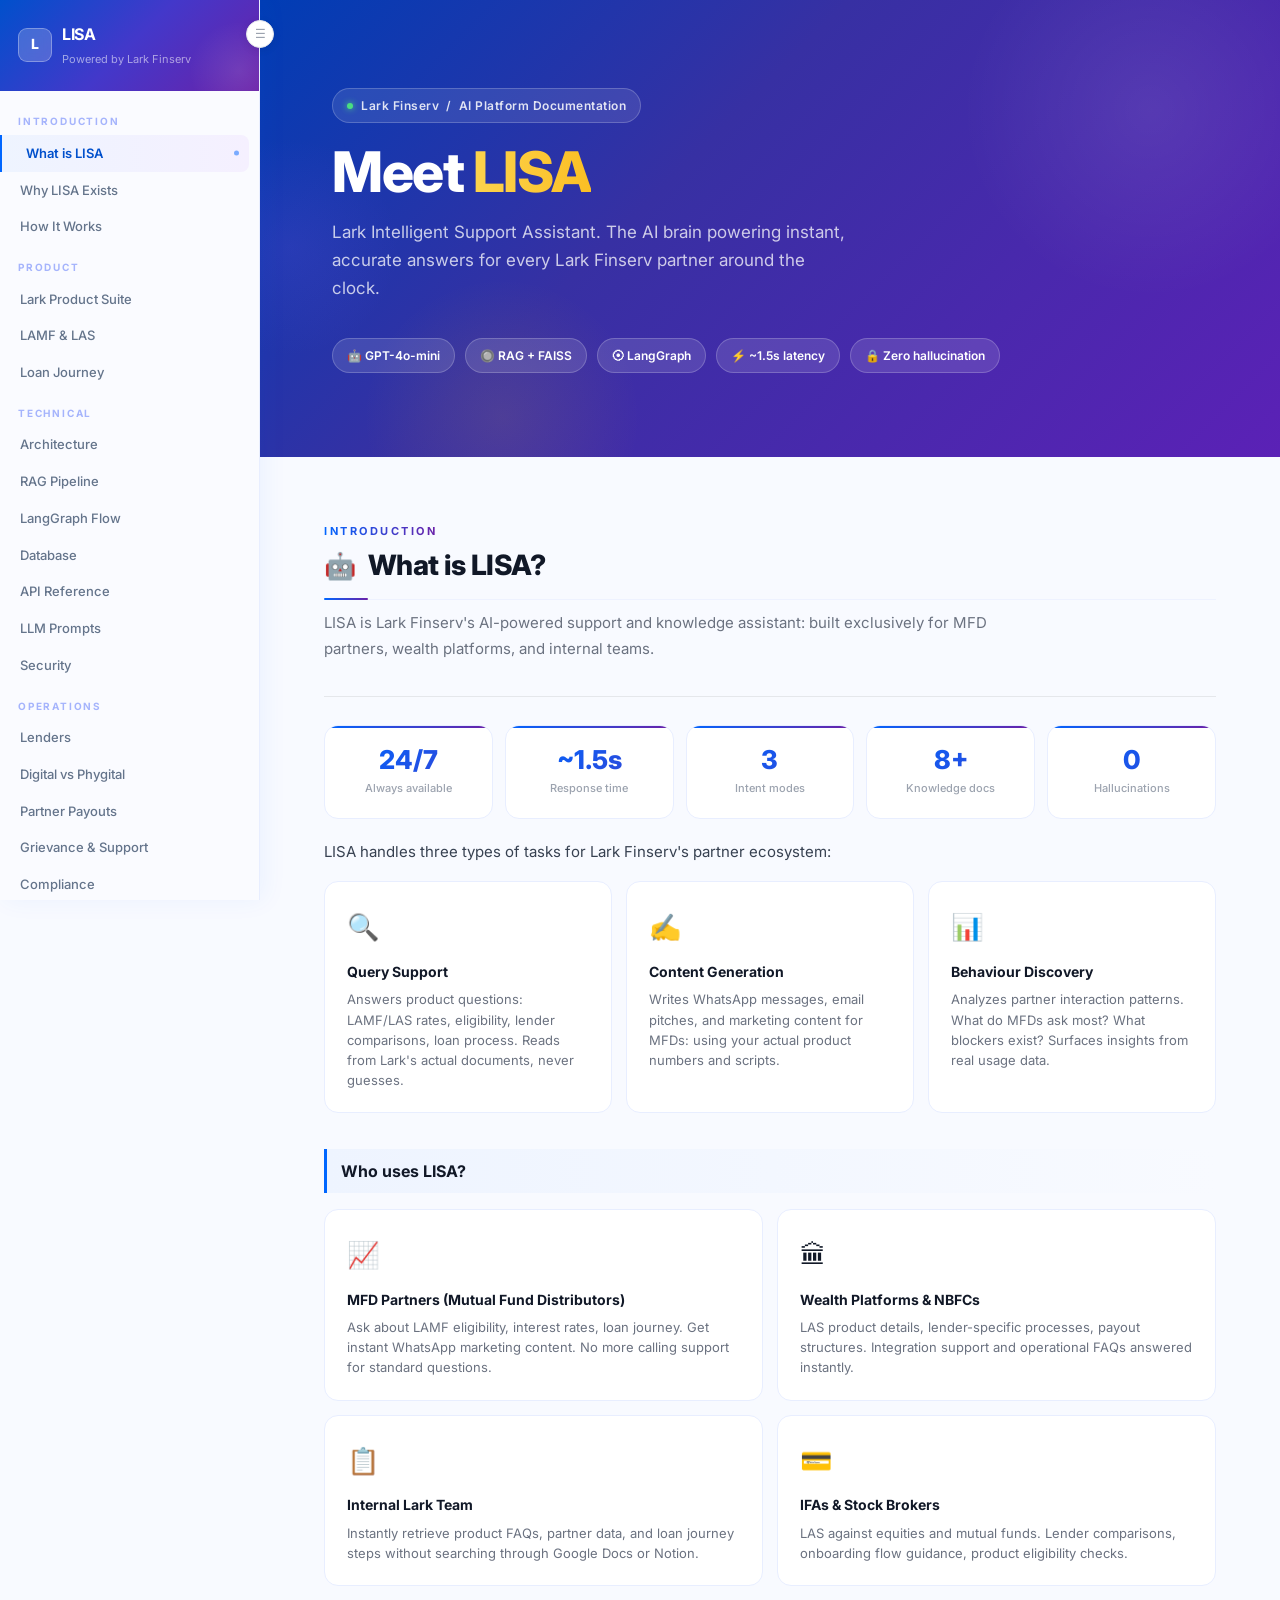
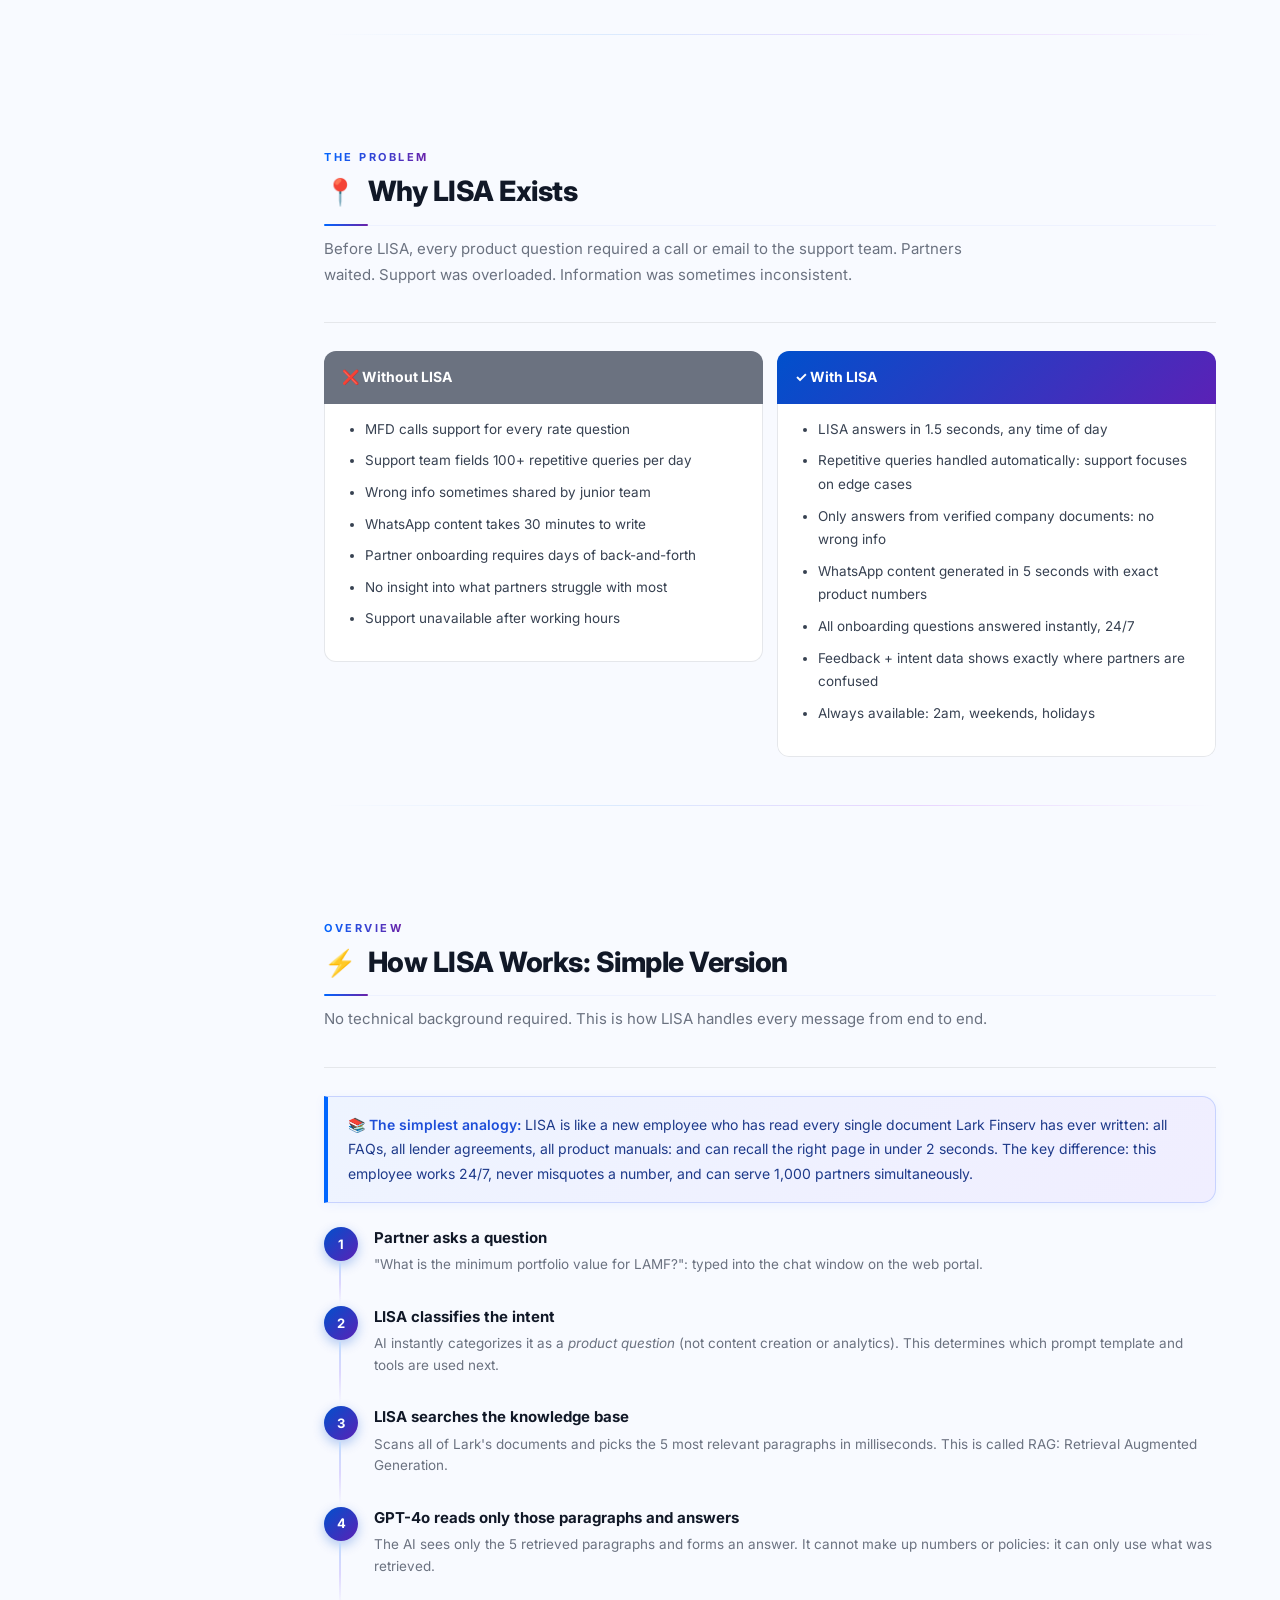
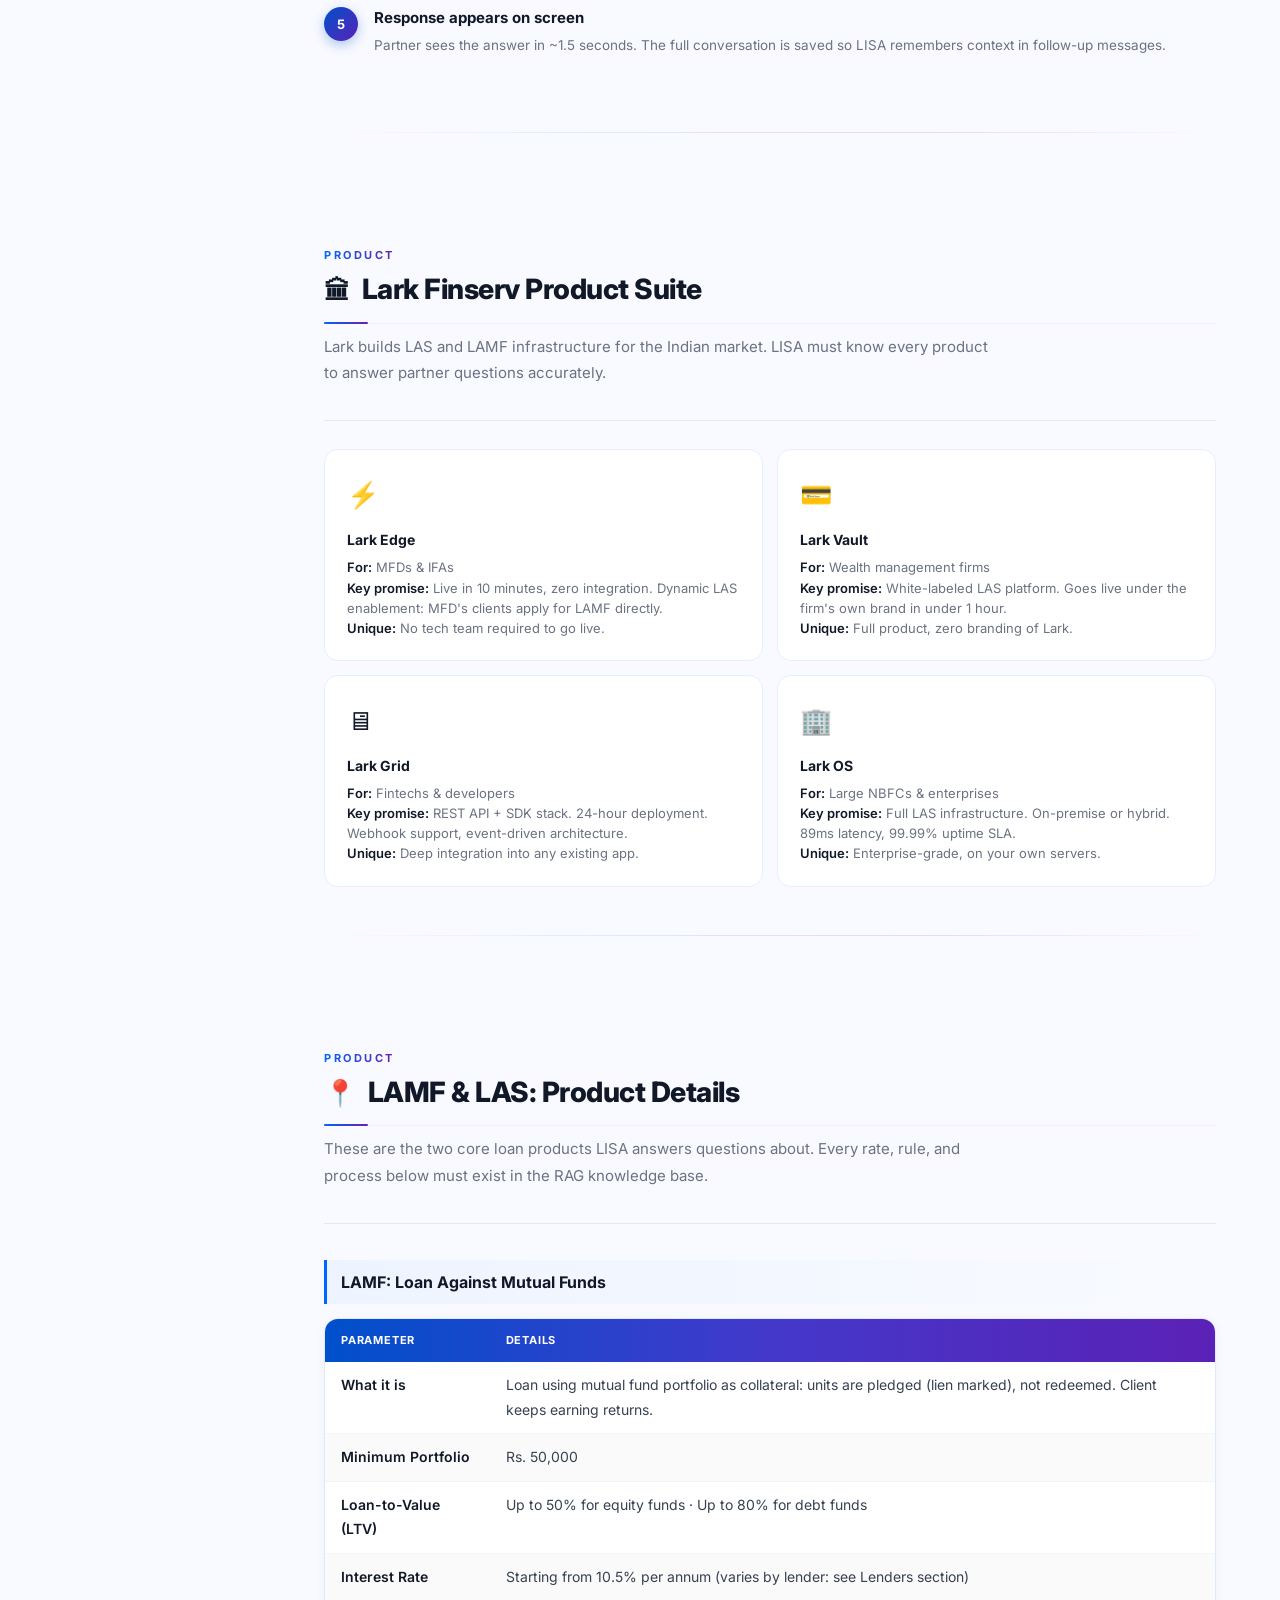
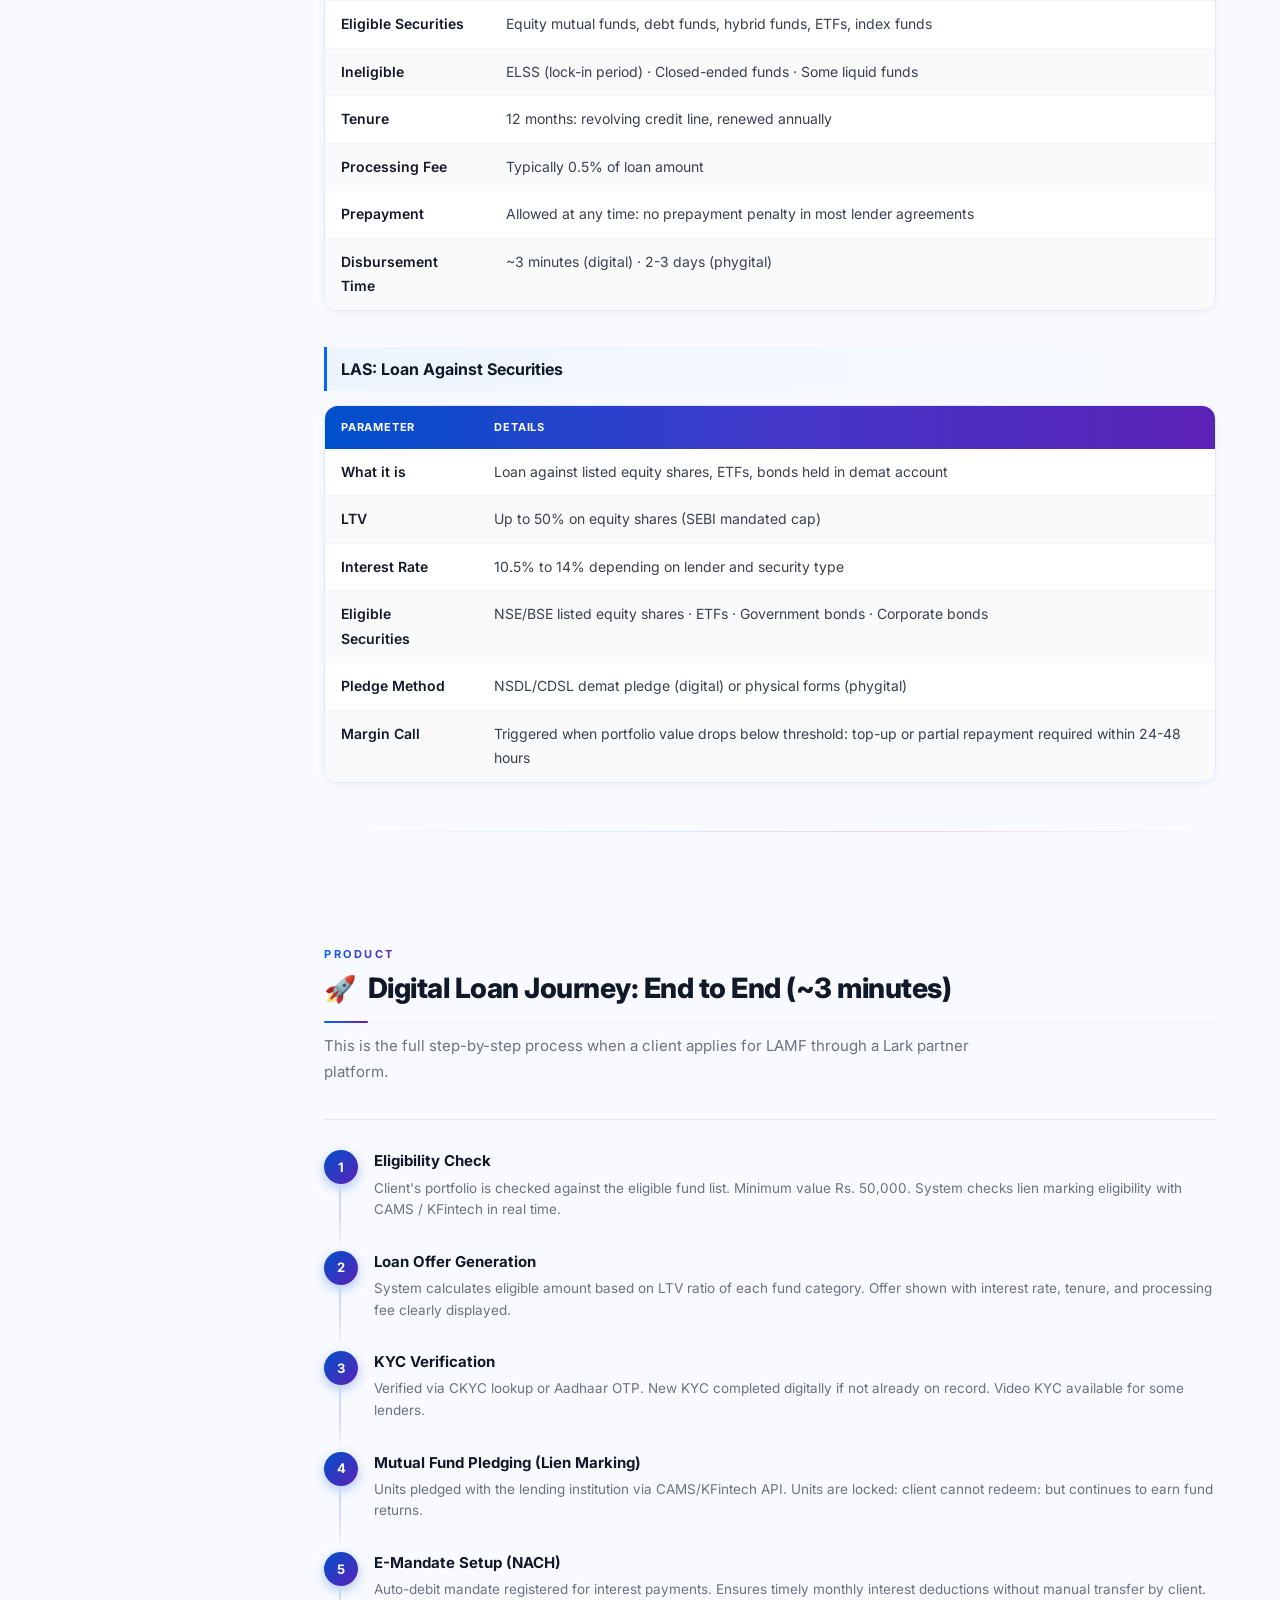
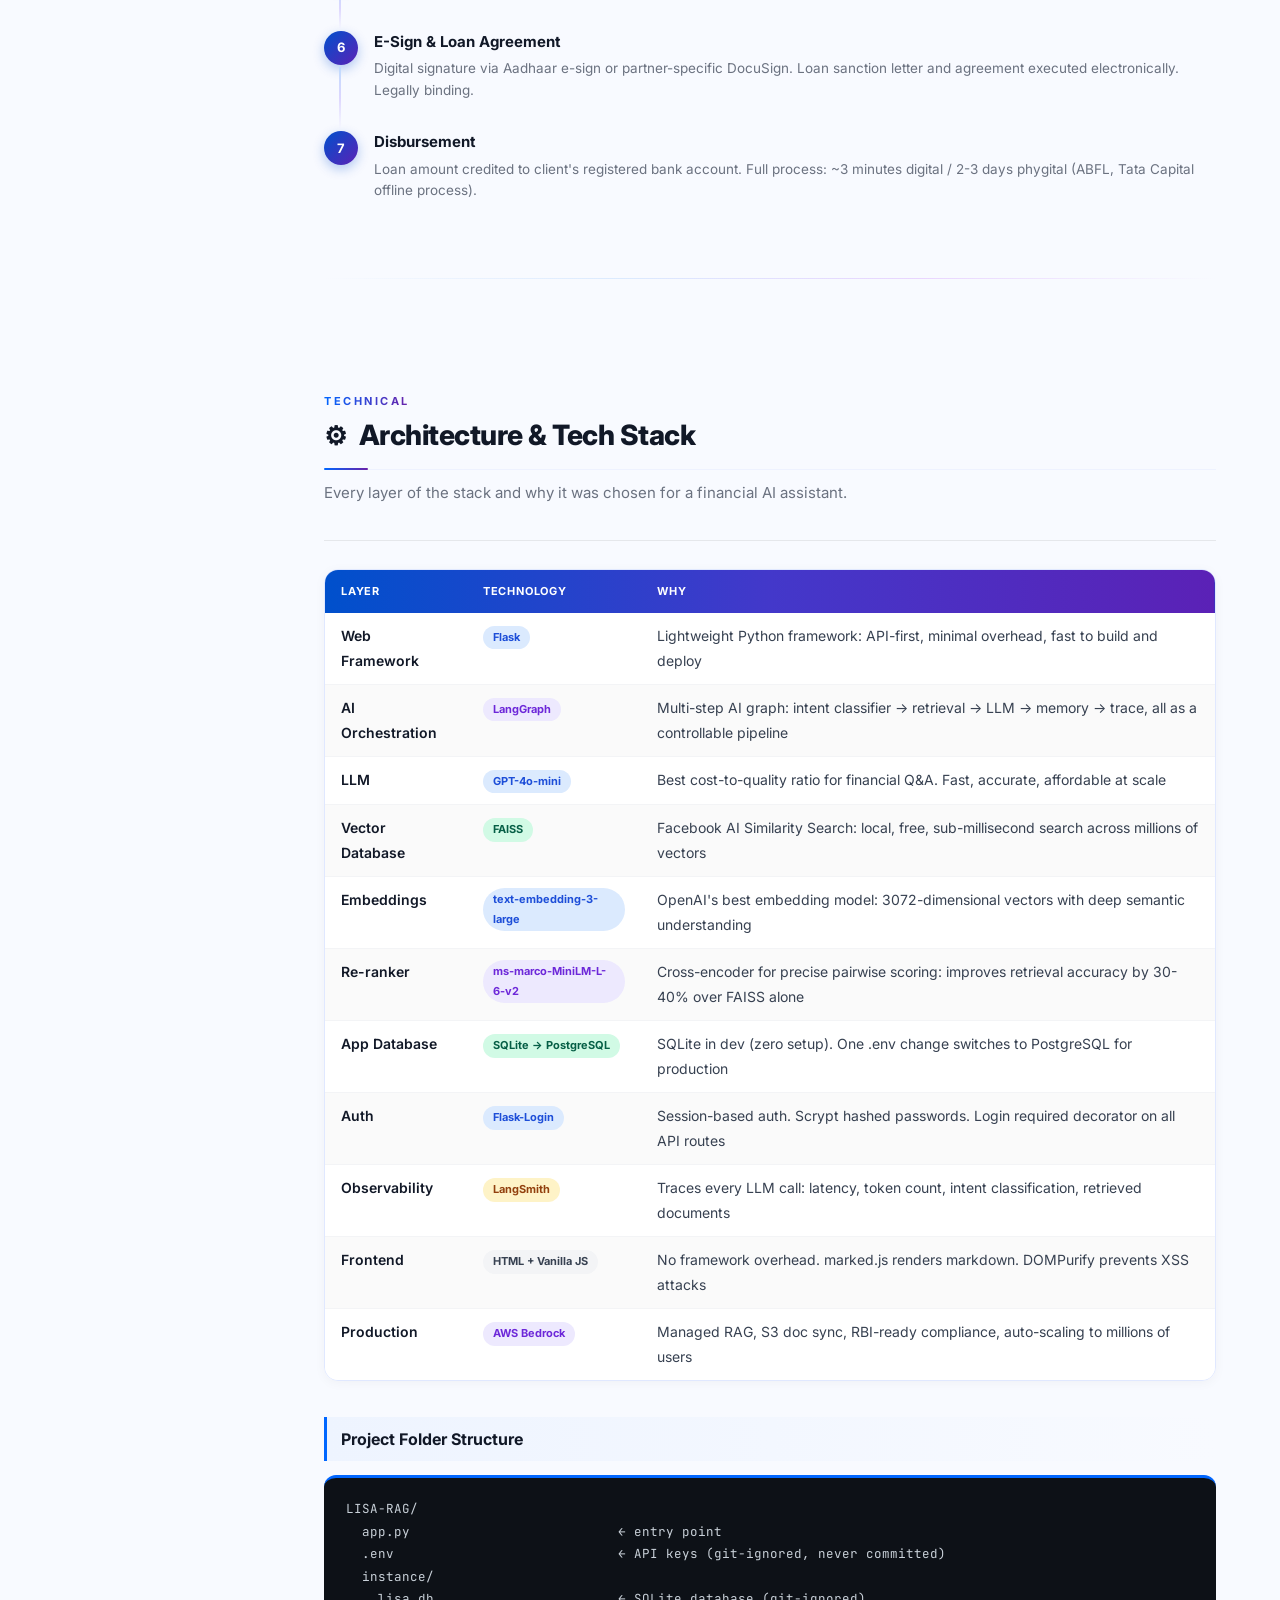
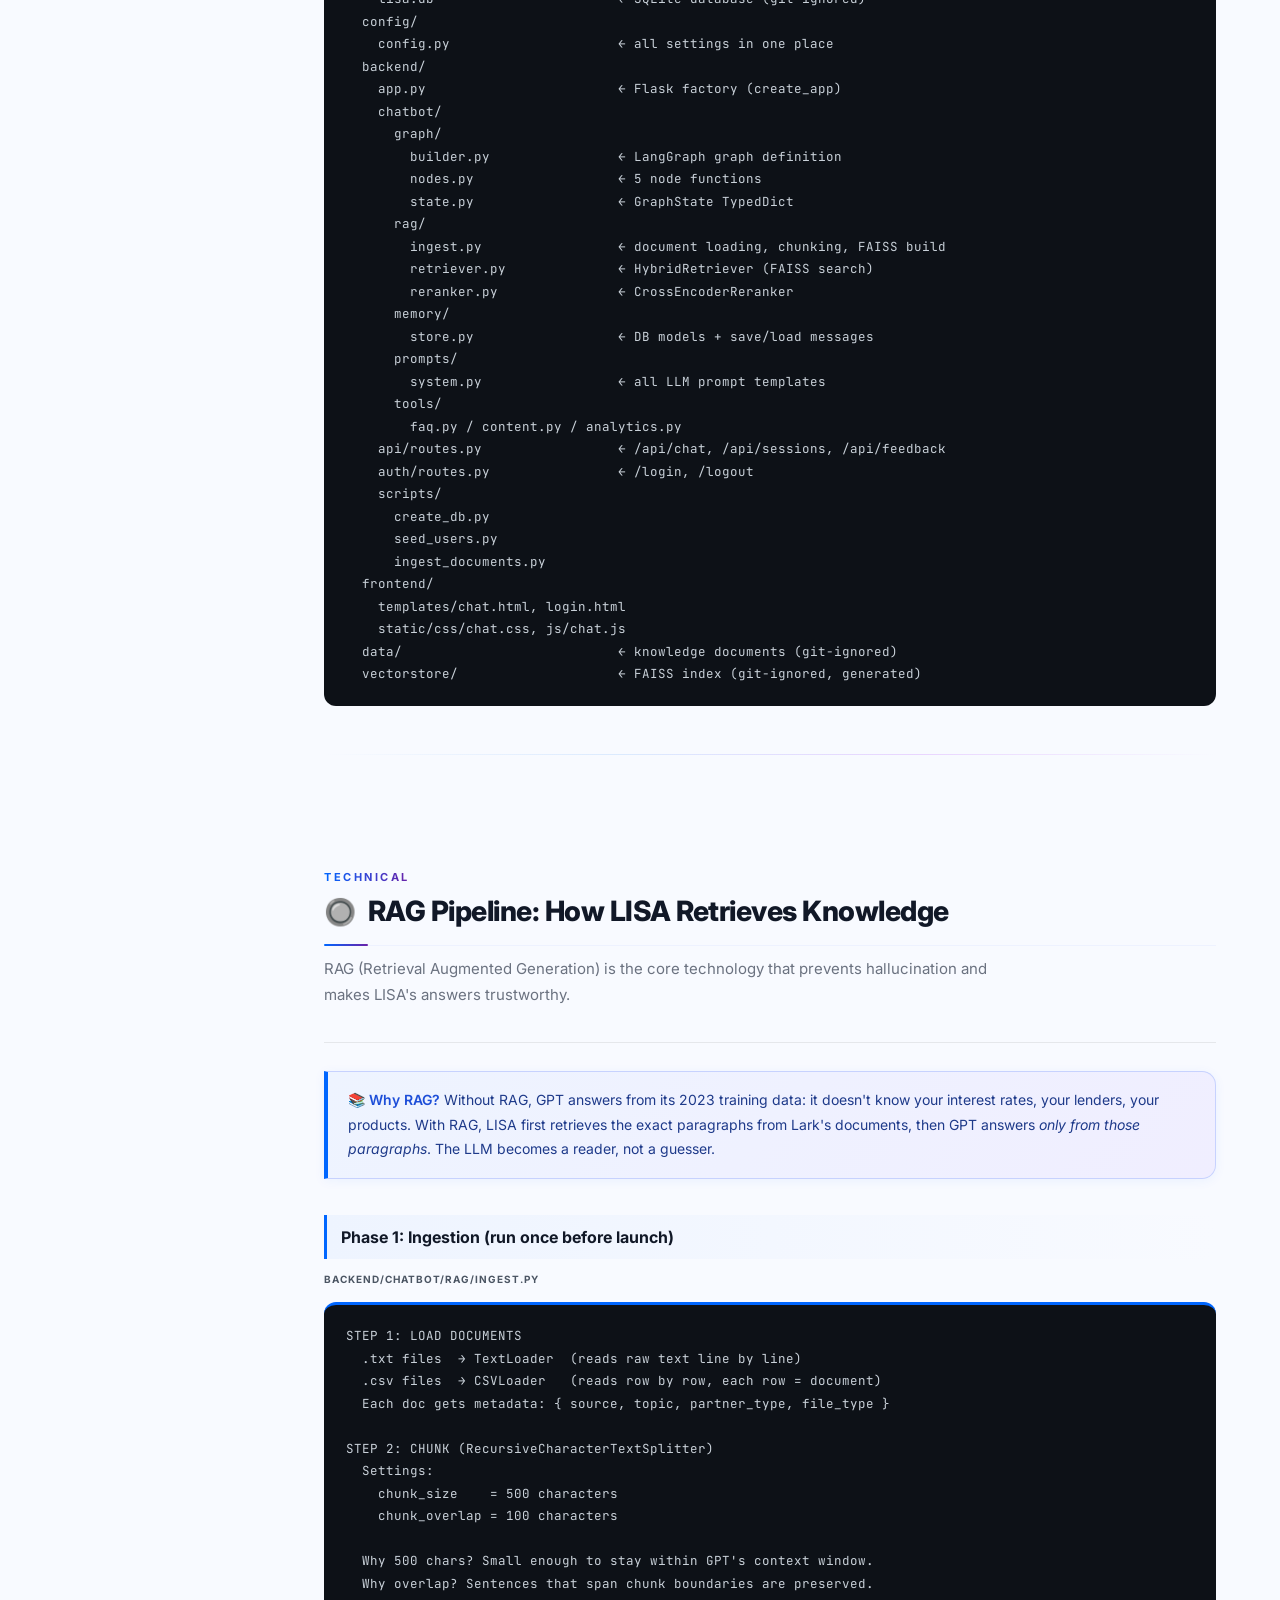
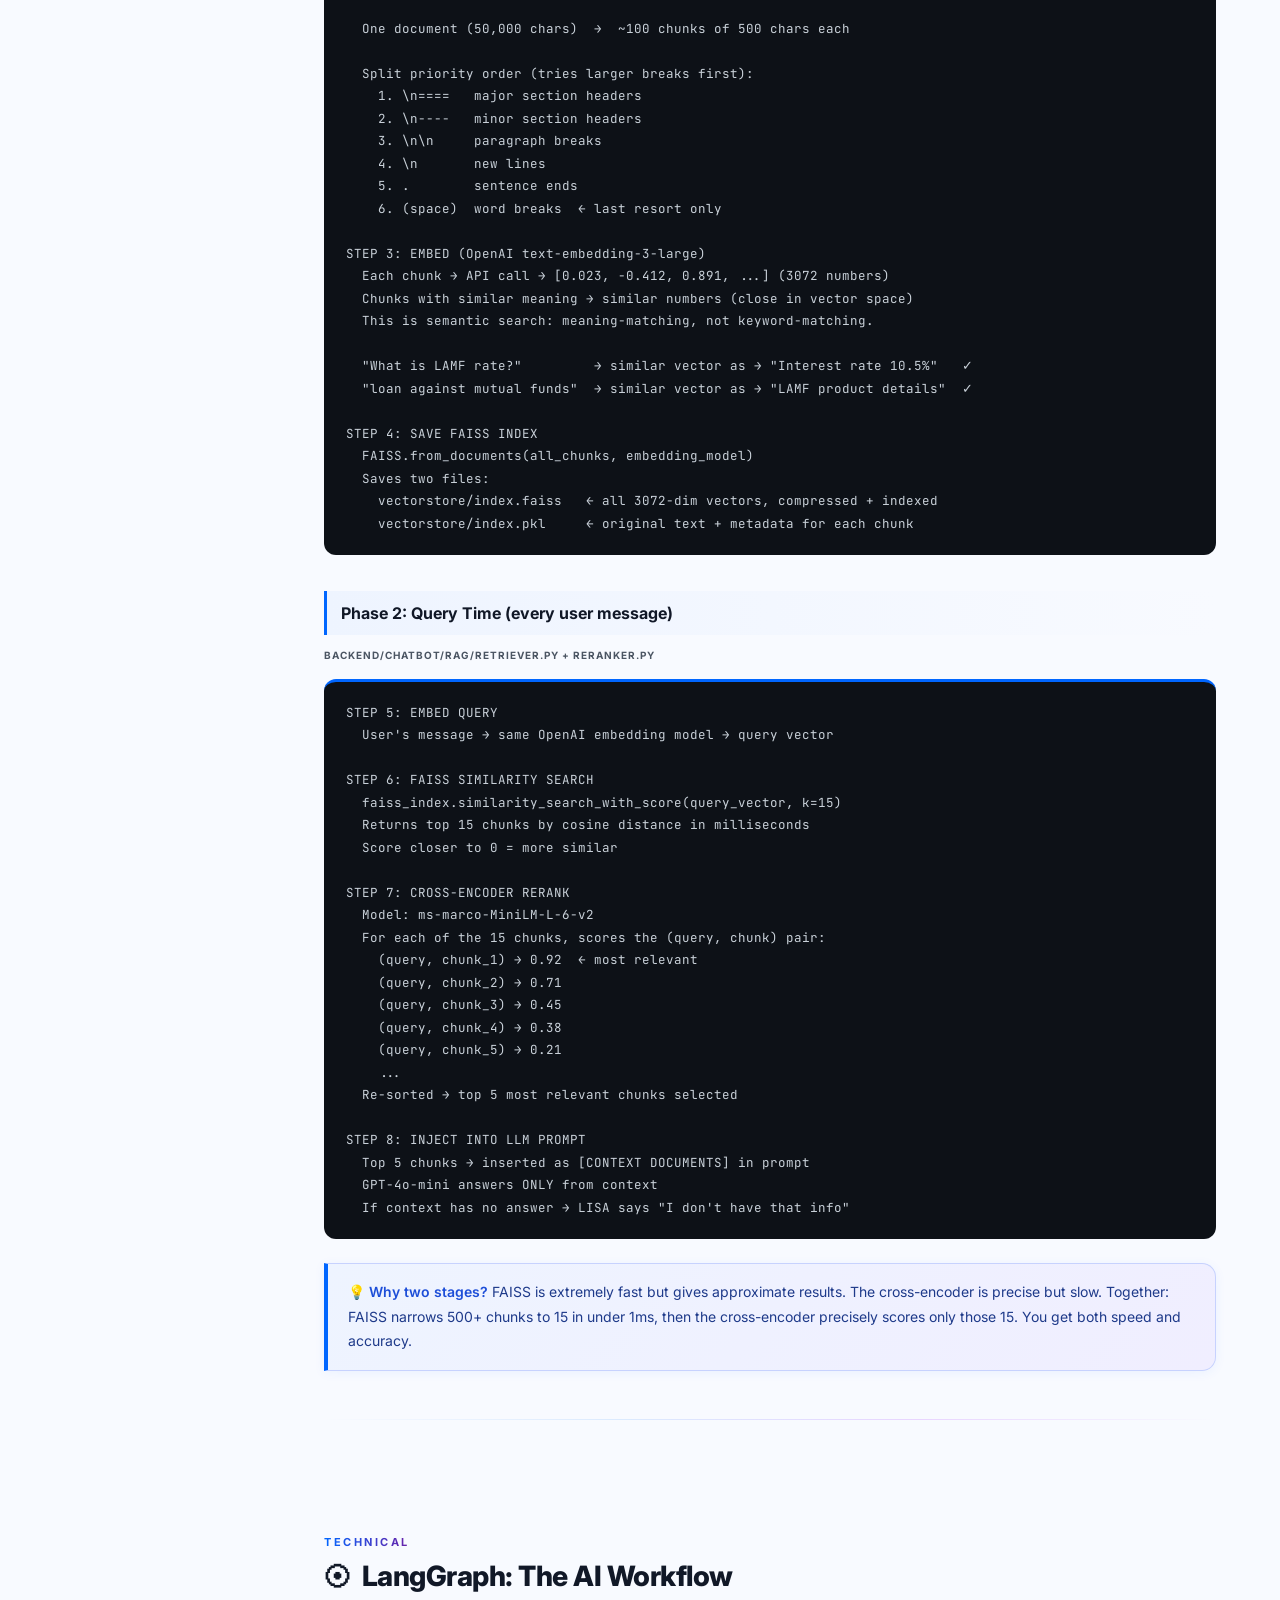
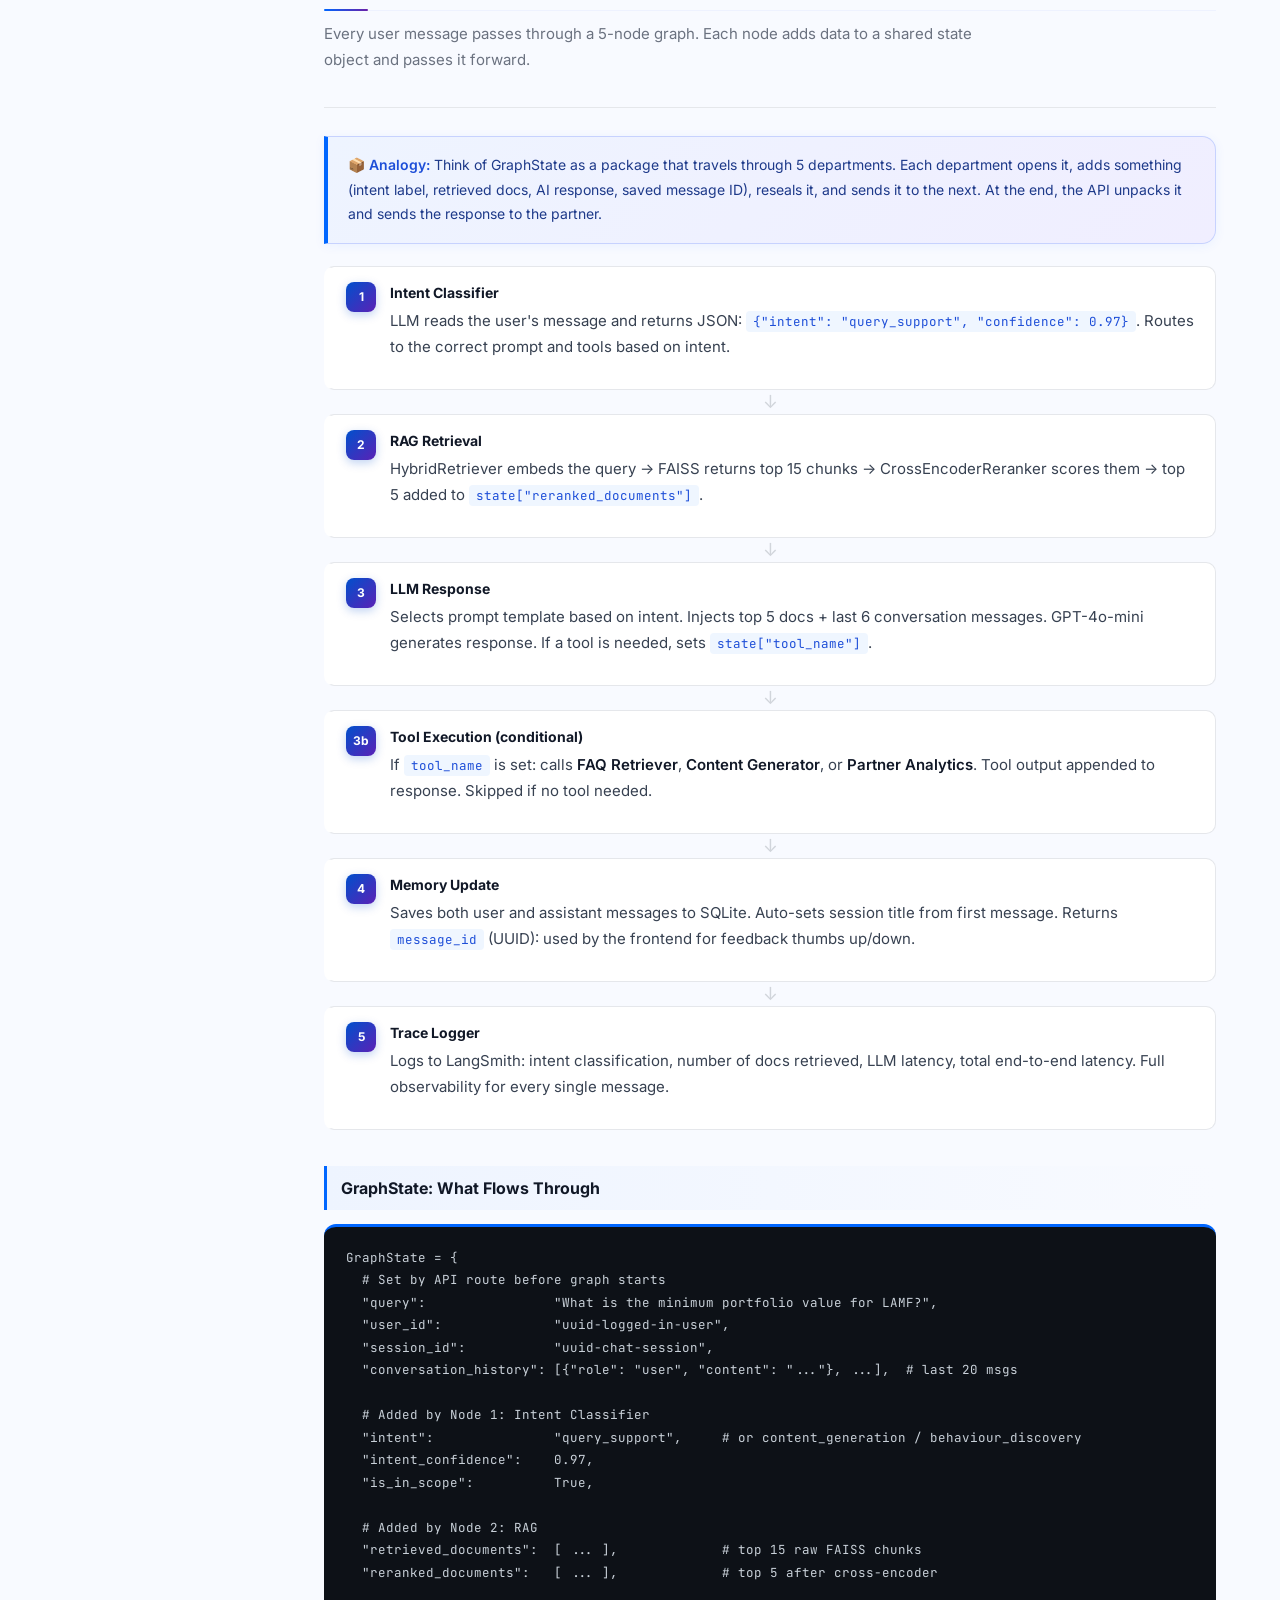
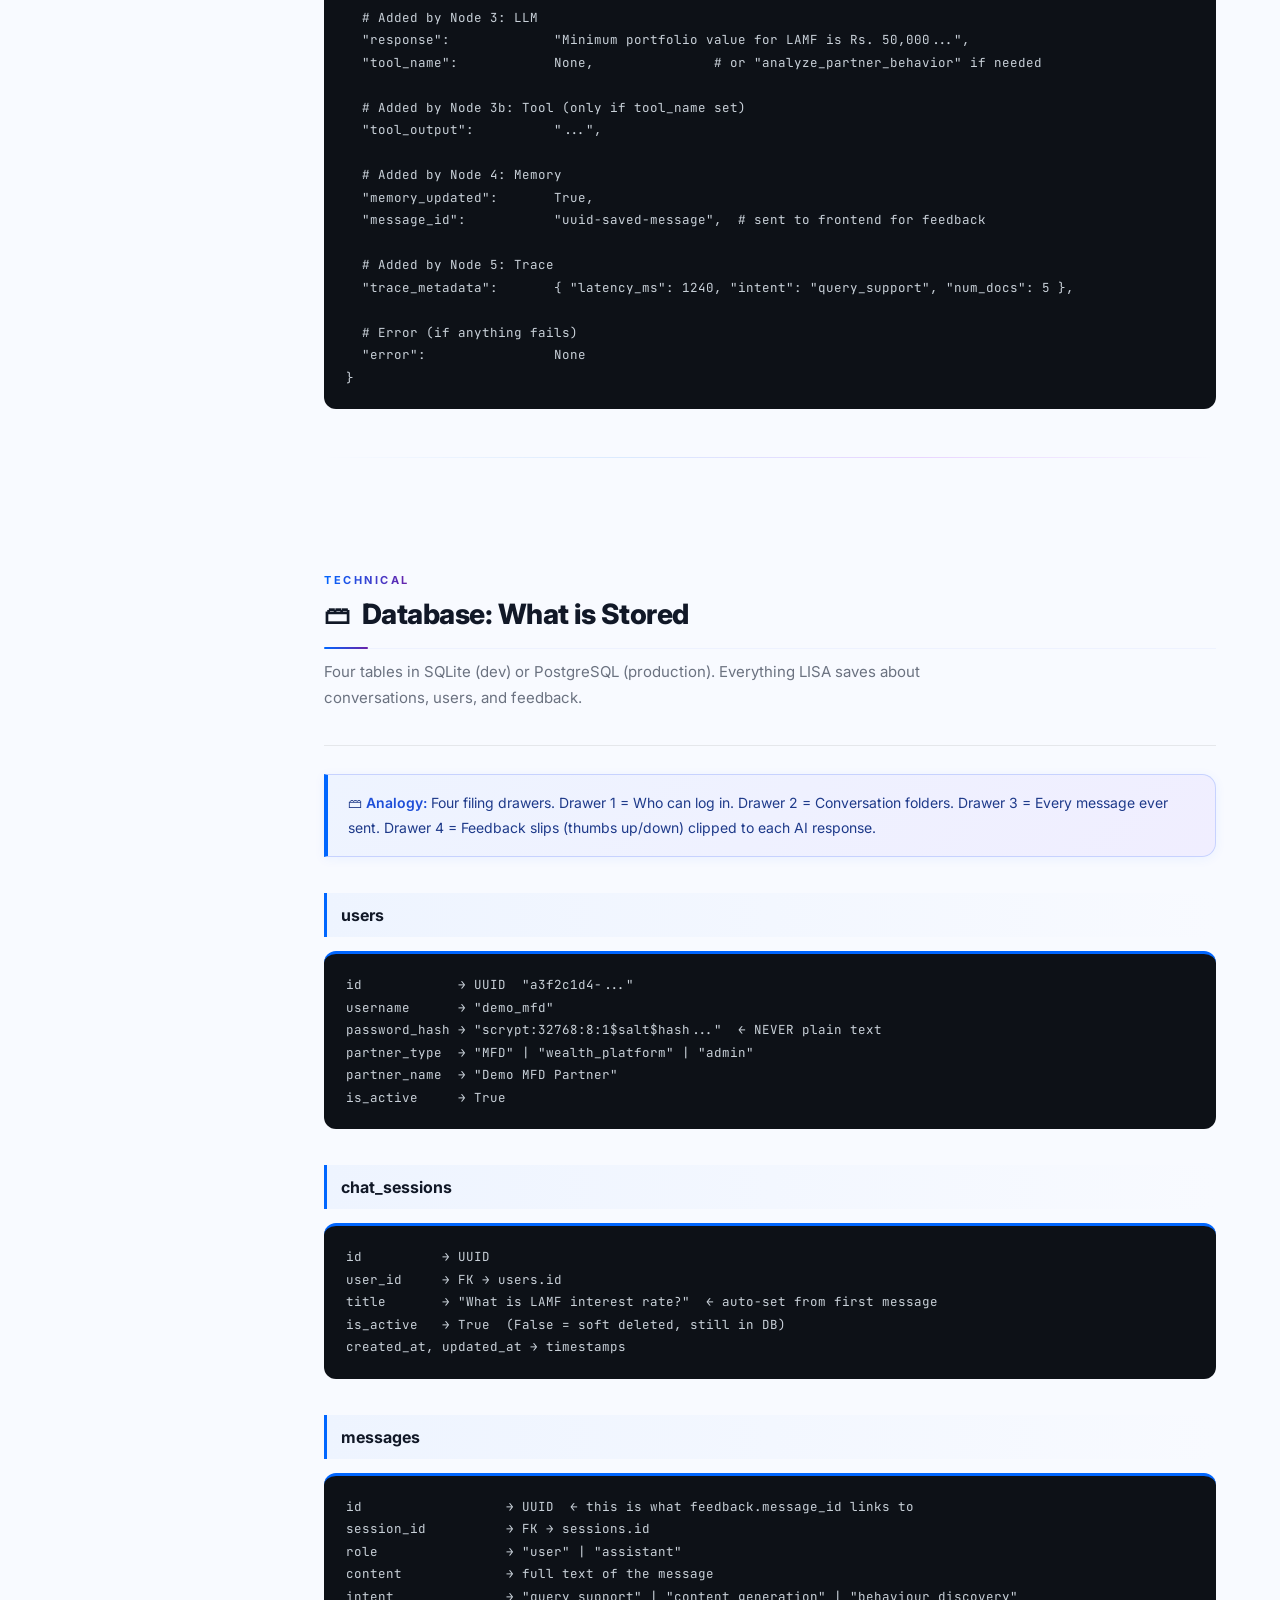
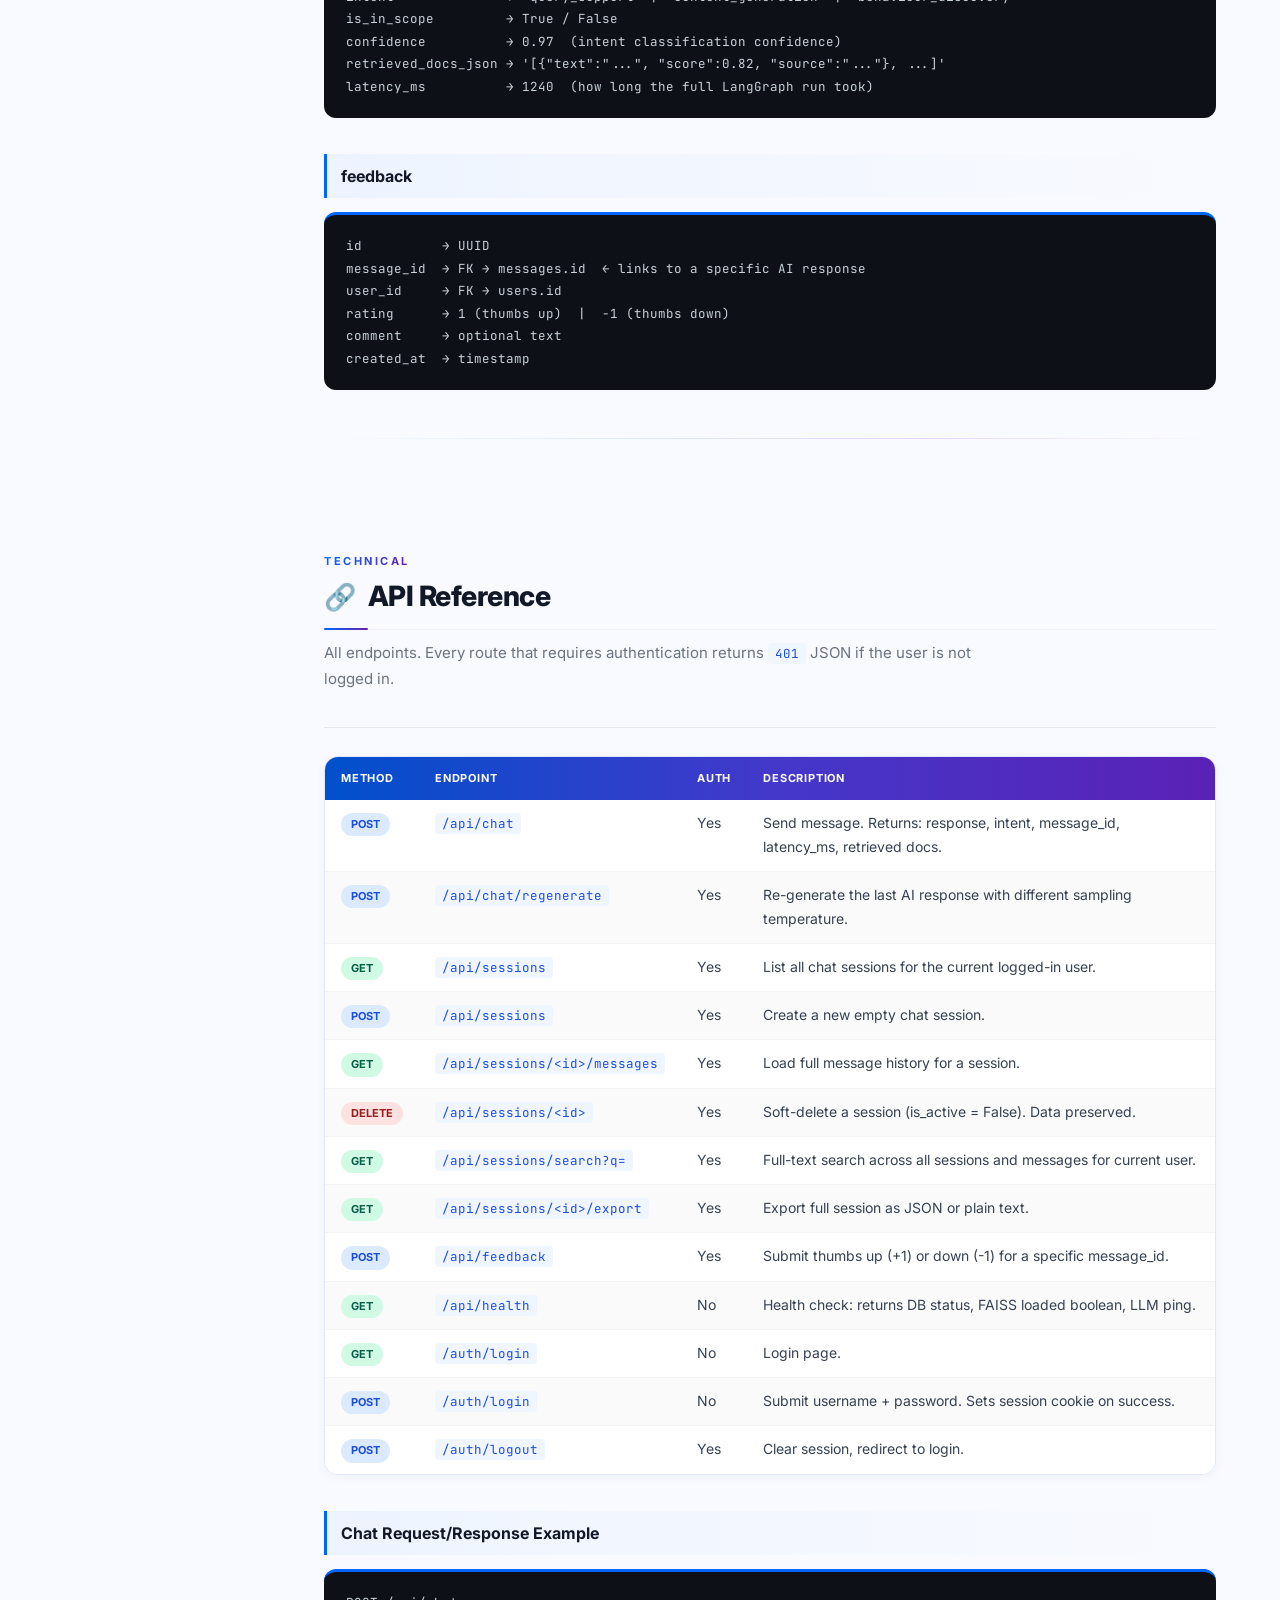
<file: index.html>
<!DOCTYPE html>
<html lang="en">
<head>
<meta charset="UTF-8">
<meta name="viewport" content="width=device-width, initial-scale=1.0">
<title>LISA: Documentation | Lark Finserv</title>
<link href="https://fonts.googleapis.com/css2?family=Inter:wght@300;400;500;600;700;800&family=JetBrains+Mono:wght@400;500&display=swap" rel="stylesheet">
<style>
:root {
  --blue: #0066FF;
  --purple: #6B21A8;
  --indigo: #4F46E5;
  --sidebar-w: 260px;
  --g50: #F9FAFB;
  --g100: #F3F4F6;
  --g200: #E5E7EB;
  --g300: #D1D5DB;
  --g400: #9CA3AF;
  --g500: #6B7280;
  --g700: #374151;
  --g800: #1F2937;
  --g900: #111827;
}

/* ─── Sidebar collapsed state ─── */
body.sidebar-hidden .sidebar { transform: translateX(-100%); }
body.sidebar-hidden .main { margin-left: 0; }
body.sidebar-hidden #progress { left: 0; }
body.sidebar-hidden .toggle-btn { left: 16px; background: white; border: 1px solid var(--g200); color: var(--g700); box-shadow: 0 2px 8px rgba(0,0,0,0.1); }
body.sidebar-hidden .toggle-btn:hover { background: var(--g50); }

* { margin:0; padding:0; box-sizing:border-box; }

html { scroll-behavior: smooth; }

body {
  font-family: 'Inter', sans-serif;
  background: #F8FAFF;
  color: var(--g900);
  font-size: 15px;
  line-height: 1.75;
}

/* ─── Toggle button ─── */
.toggle-btn {
  position: fixed;
  top: 20px;
  left: calc(var(--sidebar-w) - 14px);
  z-index: 200;
  width: 28px; height: 28px;
  background: white;
  border: 1px solid var(--g200);
  border-radius: 50%;
  display: flex; align-items: center; justify-content: center;
  cursor: pointer;
  font-size: 12px;
  color: var(--g400);
  box-shadow: 0 2px 8px rgba(0,0,0,0.08);
  transition: all 0.2s;
  user-select: none;
}

.toggle-btn:hover { color: var(--blue); border-color: #93C5FD; box-shadow: 0 2px 12px rgba(0,102,255,0.15); }

/* ─── SIDEBAR ─── */
.sidebar {
  position: fixed;
  top: 0; left: 0;
  width: var(--sidebar-w);
  height: 100vh;
  background: #FAFBFF;
  border-right: 1px solid #E8EEFF;
  overflow-y: auto;
  z-index: 50;
  display: flex;
  flex-direction: column;
  transition: transform 0.25s ease;
  box-shadow: 4px 0 24px rgba(0,102,255,0.06);
}

.sidebar::-webkit-scrollbar { width: 3px; }
.sidebar::-webkit-scrollbar-thumb { background: #DBEAFE; border-radius: 4px; }

.sidebar-logo {
  padding: 0;
  flex-shrink: 0;
  background: linear-gradient(135deg, #0050CC 0%, #4338CA 50%, #6B21A8 100%);
  position: relative;
  overflow: hidden;
}

.sidebar-logo::after {
  content: '';
  position: absolute;
  bottom: -30px; right: -30px;
  width: 100px; height: 100px;
  background: radial-gradient(circle, rgba(255,255,255,0.1) 0%, transparent 70%);
  border-radius: 50%;
  pointer-events: none;
}

.sidebar-logo-inner {
  padding: 20px 18px 16px;
  position: relative;
  z-index: 1;
}

.logo-mark {
  display: flex;
  align-items: center;
  gap: 10px;
  margin-bottom: 6px;
}

.logo-icon {
  width: 34px; height: 34px;
  background: rgba(255,255,255,0.2);
  border: 1px solid rgba(255,255,255,0.3);
  border-radius: 9px;
  display: flex; align-items: center; justify-content: center;
  font-weight: 800; font-size: 14px; color: white;
  backdrop-filter: blur(4px);
}

.logo-text { font-weight: 700; font-size: 16px; color: white; letter-spacing: -0.3px; }
.logo-sub { font-size: 11px; color: rgba(255,255,255,0.55); margin-top: 2px; }





.sidebar-nav { padding: 10px 0 16px; flex: 1; }

.nav-group { margin-bottom: 2px; }

.nav-group-label {
  font-size: 10px;
  font-weight: 700;
  letter-spacing: 1.8px;
  text-transform: uppercase;
  color: #A5B4FC;
  padding: 12px 18px 4px;
}

.nav-link {
  display: flex;
  align-items: center;
  padding: 7px 16px 7px 18px;
  font-size: 13px;
  font-weight: 500;
  color: #64748B;
  text-decoration: none;
  border-left: 2px solid transparent;
  transition: all 0.15s ease !important;
  cursor: pointer;
  border-radius: 0 8px 8px 0;
  margin-right: 10px;
  position: relative;
}

.nav-link:hover {
  color: #0066FF;
  background: #EEF4FF;
  border-left-color: #93C5FD;
  padding-left: 22px !important;
}

.nav-link.active {
  color: #0050CC;
  background: linear-gradient(90deg, #EEF4FF, #F5F0FF);
  border-left-color: #0066FF;
  font-weight: 600;
  padding-left: 22px !important;
}

.nav-link.active::after {
  content: '';
  position: absolute;
  right: 10px; top: 50%;
  transform: translateY(-50%);
  width: 5px; height: 5px;
  background: #0066FF;
  border-radius: 50%;
  opacity: 0.5;
}


/* ─── MAIN CONTENT ─── */
.main {
  margin-left: var(--sidebar-w);
  min-height: 100vh;
  transition: margin-left 0.25s ease;
  background: #F8FAFF;
}

/* ─── HERO ─── */
.hero {
  background: linear-gradient(135deg, #003DB5 0%, #3730A3 40%, #5B21B6 100%);
  padding: 88px 72px 84px;
  position: relative;
  overflow: hidden;
}

.hero-eyebrow {
  font-size: 12px;
  font-weight: 600;
  letter-spacing: 0.5px;
  color: rgba(255,255,255,0.85);
  margin-bottom: 20px;
  display: inline-flex;
}

.hero h1 {
  font-size: 56px;
  font-weight: 800;
  color: white;
  line-height: 1.05;
  letter-spacing: -1.5px;
  margin-bottom: 16px;
}

.hero h1 em {
  font-style: normal;
  background: linear-gradient(90deg, #FCD34D, #FBBF24);
  -webkit-background-clip: text;
  -webkit-text-fill-color: transparent;
  background-clip: text;
}

.hero-desc {
  font-size: 17px;
  color: rgba(255,255,255,0.75);
  max-width: 520px;
  margin-bottom: 36px;
  line-height: 1.65;
}

.hero-chips {
  display: flex;
  gap: 10px;
  flex-wrap: wrap;
}

.chip {
  background: rgba(255,255,255,0.12);
  border: 1px solid rgba(255,255,255,0.2);
  color: white;
  font-size: 12px;
  font-weight: 600;
  padding: 6px 14px;
  border-radius: 999px;
}

/* ─── CONTENT SECTIONS ─── */
.content { padding: 0 64px 120px; background: #F8FAFF; }

/* scroll-target offset */
.anchor { scroll-margin-top: 40px; }

/* ─── Section header ─── */
.section-header {
  padding: 60px 0 0;
  margin-bottom: 28px;
  border-bottom: 1px solid var(--g200);
  padding-bottom: 20px;
}

.section-header .eyebrow {
  font-size: 11px;
  font-weight: 700;
  letter-spacing: 2.5px;
  text-transform: uppercase;
  background: linear-gradient(90deg, #0066FF, #6B21A8);
  -webkit-background-clip: text;
  -webkit-text-fill-color: transparent;
  background-clip: text;
  margin-bottom: 8px;
  display: inline-block;
}

.section-header h2 {
  font-size: 28px;
  font-weight: 800;
  color: var(--g900);
  letter-spacing: -0.5px;
  display: flex;
  align-items: center;
  gap: 12px;
  line-height: 1.2;
  padding-bottom: 16px;
  border-bottom: 1px solid #EEF2FF;
  position: relative;
  margin-bottom: 10px;
}

.section-header h2::after {
  content: '';
  position: absolute;
  bottom: -1px; left: 0;
  width: 44px; height: 2px;
  background: linear-gradient(90deg, #0066FF, #6B21A8);
  border-radius: 2px;
}

.section-header h2 .ico { font-size: 26px; }

.section-header p {
  font-size: 15px;
  color: var(--g500);
  margin-top: 8px;
  max-width: 680px;
}

/* ─── Subsection ─── */
h3 {
  font-size: 16px;
  font-weight: 700;
  color: var(--g900);
  margin: 36px 0 12px;
  padding: 8px 14px;
  background: linear-gradient(90deg, #EEF4FF, transparent);
  border-left: 3px solid var(--blue);
  border-radius: 0 8px 8px 0;
}

h4 {
  font-size: 14px;
  font-weight: 700;
  color: var(--g700);
  margin: 24px 0 8px;
  text-transform: uppercase;
  letter-spacing: 0.5px;
}

p { margin-bottom: 14px; color: var(--g700); line-height: 1.75; }
ul, ol { padding-left: 22px; margin-bottom: 16px; color: var(--g700); }
li { margin-bottom: 7px; }
li strong, strong { color: var(--g900); font-weight: 600; }

/* ─── Cards ─── */
.card {
  background: #FAFBFF;
  border: 1px solid #E8EEFF;
  border-radius: 14px;
  padding: 24px 28px;
  margin-bottom: 16px;
}

.card-row {
  display: grid;
  grid-template-columns: repeat(2, 1fr);
  gap: 14px;
  margin: 16px 0;
}

.card-row-3 {
  display: grid;
  grid-template-columns: repeat(3, 1fr);
  gap: 14px;
  margin: 16px 0;
}

.card-row-4 {
  display: grid;
  grid-template-columns: repeat(4, 1fr);
  gap: 12px;
  margin: 16px 0;
}

.feat-card {
  background: white;
  border: 1px solid #E8EEFF;
  border-radius: 14px;
  padding: 22px;
  transition: box-shadow 0.2s, border-color 0.2s;
}

.feat-card:hover {
  box-shadow: 0 4px 20px rgba(0,102,255,0.08);
  border-color: #BFDBFE;
}

.feat-card .ficon { font-size: 26px; margin-bottom: 10px; }
.feat-card .ftitle { font-size: 14px; font-weight: 700; color: var(--g900); margin-bottom: 5px; }
.feat-card .fdesc { font-size: 13px; color: var(--g500); line-height: 1.55; }

/* ─── Stat row ─── */
.stats {
  display: grid;
  grid-template-columns: repeat(5, 1fr);
  gap: 12px;
  margin: 20px 0;
}

.stat {
  background: white;
  border: 1px solid #E8EEFF;
  border-radius: 14px;
  padding: 20px 16px;
  text-align: center;
  position: relative;
  overflow: hidden;
}

.stat::before {
  content: '';
  position: absolute;
  top: 0; left: 0; right: 0;
  height: 2px;
  background: linear-gradient(90deg, #0066FF, #6B21A8);
  border-radius: 2px 2px 0 0;
}

.stat .val {
  font-size: 26px;
  font-weight: 800;
  background: linear-gradient(135deg, #0066FF, #6B21A8);
  -webkit-background-clip: text;
  -webkit-text-fill-color: transparent;
  background-clip: text;
  line-height: 1.1;
}

.stat .lbl { font-size: 11px; color: var(--g400); margin-top: 4px; font-weight: 500; }

/* ─── Highlight box ─── */
.highlight {
  background: linear-gradient(135deg, #EEF4FF 0%, #F0EEFF 100%);
  border: 1px solid #C7D2FE;
  border-left: 4px solid var(--blue);
  border-radius: 0 14px 14px 0;
  padding: 16px 20px;
  margin: 16px 0 22px;
  font-size: 14px;
  color: #1E3A8A;
  line-height: 1.75;
  box-shadow: 0 2px 12px rgba(0,102,255,0.06);
}

.highlight strong { color: #1D4ED8; }

.warn-box {
  background: linear-gradient(135deg, #FFFBEB, #FFF9E6);
  border: 1px solid #FDE68A;
  border-left: 4px solid #F59E0B;
  border-radius: 0 14px 14px 0;
  padding: 14px 18px;
  margin: 14px 0 20px;
  font-size: 13.5px;
  color: #78350F;
  box-shadow: 0 2px 10px rgba(245,158,11,0.08);
}

/* ─── Table ─── */
.tbl-wrap {
  overflow: hidden;
  border-radius: 14px;
  border: 1px solid #E0E8FF;
  margin: 14px 0 28px;
  box-shadow: 0 2px 12px rgba(0,0,0,0.04);
}

table { width: 100%; border-collapse: collapse; font-size: 14px; }
thead tr { background: linear-gradient(90deg, #0050CC, #4338CA, #5B21B6); color: white; }
thead th { padding: 12px 16px; text-align: left; font-size: 11px; font-weight: 700; letter-spacing: 0.8px; text-transform: uppercase; white-space: nowrap; }
tbody tr { background: white; border-bottom: 1px solid #F3F4F6; transition: background 0.12s; }
tbody tr:last-child { border-bottom: none; }
tbody tr:nth-child(even) { background: #FAFAFA; }
tbody tr:hover { background: #EEF4FF; }
tbody td { padding: 11px 16px; color: var(--g700); vertical-align: top; }
tbody td:first-child { font-weight: 600; color: var(--g900); }

/* ─── Code ─── */
pre {
  background: #0D1117;
  color: #C9D1D9;
  border-radius: 12px;
  padding: 20px 22px;
  overflow-x: auto;
  margin: 14px 0 24px;
  font-family: 'JetBrains Mono', monospace;
  font-size: 12.5px;
  line-height: 1.8;
  border-top: 3px solid #0066FF;
  position: relative;
}

.pre-label {
  font-size: 10px;
  font-weight: 700;
  letter-spacing: 1px;
  text-transform: uppercase;
  color: #4B5563;
  margin-bottom: 6px;
  font-family: 'Inter', sans-serif;
}

code {
  font-family: 'JetBrains Mono', monospace;
  font-size: 12.5px;
  background: #EFF6FF;
  color: #1D4ED8;
  padding: 2px 7px;
  border-radius: 4px;
}

pre code { background: none; color: #C9D1D9; padding: 0; }

/* ─── Pills ─── */
.pill { display: inline-block; padding: 2px 10px; border-radius: 999px; font-size: 11px; font-weight: 700; }
.pb { background: #DBEAFE; color: #1D4ED8; }
.pp { background: #EDE9FE; color: #6D28D9; }
.pg { background: #D1FAE5; color: #065F46; }
.po { background: #FEF3C7; color: #92400E; }
.pr { background: #FEE2E2; color: #991B1B; }
.pgr { background: #F3F4F6; color: #374151; }

/* ─── Steps ─── */
.steps { margin: 20px 0; }

.step {
  display: flex;
  gap: 16px;
  position: relative;
  padding-bottom: 28px;
}

.step:not(:last-child)::after {
  content: '';
  position: absolute;
  left: 15px; top: 38px; bottom: 0;
  width: 2px;
  background: linear-gradient(180deg, #BFDBFE, #DDD6FE, transparent);
}

.snum {
  width: 34px; height: 34px; min-width: 34px;
  background: linear-gradient(135deg, #0050CC, #5B21B6);
  color: white; border-radius: 50%;
  font-size: 13px; font-weight: 700;
  display: flex; align-items: center; justify-content: center;
  flex-shrink: 0; margin-top: 2px;
  box-shadow: 0 4px 12px rgba(0,80,204,0.3);
}

.sbody .stitle { font-size: 15px; font-weight: 700; color: var(--g900); margin-bottom: 3px; }
.sbody .sdesc { font-size: 13.5px; color: var(--g500); line-height: 1.6; }

/* ─── Flow nodes ─── */
.flow { margin: 16px 0 28px; }

.fnode {
  background: white;
  border: 1px solid var(--g200);
  border-left: 4px solid transparent;
  border-radius: 10px;
  padding: 14px 18px;
  display: flex;
  gap: 14px;
  align-items: flex-start;
  transition: border-left-color 0.2s;
}

.fnode:hover { border-left-color: var(--blue); }

.fnum {
  width: 30px; height: 30px; min-width: 30px;
  background: linear-gradient(135deg, #0050CC, #5B21B6);
  color: white; border-radius: 8px;
  font-size: 12px; font-weight: 700;
  display: flex; align-items: center; justify-content: center;
  flex-shrink: 0; margin-top: 1px;
  box-shadow: 0 3px 10px rgba(0,80,204,0.25);
}

.fbody .ftit { font-size: 14px; font-weight: 700; color: var(--g900); margin-bottom: 3px; }
.fbody .fdesc { font-size: 13px; color: var(--g500); line-height: 1.55; margin: 0; }

.farrow { display: flex; justify-content: center; align-items: center; height: 24px; color: var(--g300); font-size: 18px; }

/* ─── Checklist ─── */
.checklist { list-style: none; padding: 0; margin: 12px 0; }
.checklist li { display: flex; align-items: flex-start; gap: 10px; padding: 11px 0; border-bottom: 1px solid #EEF2FF; font-size: 14px; color: var(--g700); }
.checklist li:last-child { border-bottom: none; }
.ch-ok { color: #10B981; font-weight: 700; flex-shrink: 0; margin-top: 1px; }
.ch-miss { color: #F59E0B; font-weight: 700; flex-shrink: 0; margin-top: 1px; }
.ch-no { color: #EF4444; font-weight: 700; flex-shrink: 0; margin-top: 1px; }

/* ─── Lender cards ─── */
.lender-grid { display: grid; grid-template-columns: repeat(3, 1fr); gap: 14px; margin: 16px 0; }

.lcard {
  background: white;
  border: 1px solid var(--g200);
  border-radius: 12px;
  overflow: hidden;
}

.lcard-head {
  padding: 14px 16px 10px;
  background: linear-gradient(90deg, #EEF4FF, #F0EEFF);
  border-bottom: 1px solid #E0E8FF;
}

.lcard-name { font-size: 14px; font-weight: 700; color: var(--g900); margin-bottom: 4px; }
.lcard-body { padding: 12px 16px; font-size: 13px; }
.lcard-body .row { display: flex; justify-content: space-between; padding: 4px 0; border-bottom: 1px solid var(--g100); }
.lcard-body .row:last-child { border-bottom: none; }
.lcard-body .k { color: var(--g500); font-weight: 500; }
.lcard-body .v { color: var(--g900); font-weight: 600; text-align: right; }

/* ─── Comparison table ─── */
.compare {
  display: grid;
  grid-template-columns: 1fr 1fr;
  gap: 14px;
  margin: 16px 0;
}

.comp-card { border-radius: 12px; overflow: hidden; }

.comp-head {
  padding: 14px 18px;
  font-size: 14px;
  font-weight: 700;
  color: white;
}

.comp-head.bad { background: #6B7280; }
.comp-head.good { background: linear-gradient(135deg, #0050CC, #5B21B6); }

.comp-body { background: white; border: 1px solid var(--g200); border-top: none; padding: 14px 18px; border-radius: 0 0 12px 12px; }
.comp-body li { font-size: 13.5px; color: var(--g700); margin-bottom: 8px; }

/* ─── Priority tags ─── */
.p-h { color: #DC2626; font-weight: 700; font-size: 12px; }
.p-m { color: #D97706; font-weight: 700; font-size: 12px; }
.p-l { color: #059669; font-weight: 700; font-size: 12px; }

/* ─── Divider ─── */
.divider { height: 1px; background: linear-gradient(90deg, transparent, #DBEAFE, #E9D5FF, transparent); margin: 48px 0; }

/* ─── Footer ─── */
.footer {
  background: linear-gradient(135deg, #050D1F, #0F0F2E);
  color: #475569;
  text-align: center;
  padding: 36px 40px;
  font-size: 13px;
  border-top: 1px solid #1E2D4E;
}
.footer strong { color: #94A3B8; }
.footer-logo {
  font-size: 18px;
  font-weight: 800;
  background: linear-gradient(90deg, #60A5FA, #A78BFA);
  -webkit-background-clip: text;
  -webkit-text-fill-color: transparent;
  background-clip: text;
  margin-bottom: 6px;
}

/* ─── Scroll progress ─── */
#progress { position: fixed; top: 0; left: var(--sidebar-w); right: 0; height: 3px; background: linear-gradient(90deg, #0066FF, #6B21A8); transform-origin: left; transform: scaleX(0); z-index: 99; transition: transform 0.1s, left 0.25s; }

/* ══════════════════════════════════════
   ANIMATIONS & ENHANCEMENTS
══════════════════════════════════════ */

/* Scroll reveal */
.reveal { opacity: 0; transform: translateY(20px); transition: opacity 0.55s ease, transform 0.55s ease; }
.reveal.visible { opacity: 1; transform: translateY(0); }

/* Stagger children */
.reveal-group > * { opacity: 0; transform: translateY(16px); transition: opacity 0.5s ease, transform 0.5s ease; }
.reveal-group.visible > *:nth-child(1) { opacity:1; transform:none; transition-delay:0s; }
.reveal-group.visible > *:nth-child(2) { opacity:1; transform:none; transition-delay:0.1s; }
.reveal-group.visible > *:nth-child(3) { opacity:1; transform:none; transition-delay:0.2s; }
.reveal-group.visible > *:nth-child(4) { opacity:1; transform:none; transition-delay:0.3s; }
.reveal-group.visible > *:nth-child(5) { opacity:1; transform:none; transition-delay:0.4s; }

/* Hero fade in */
@keyframes fadeUp { from { opacity:0; transform:translateY(22px); } to { opacity:1; transform:none; } }
.hero-eyebrow { animation: fadeUp 0.55s ease 0.1s both; }
.hero h1      { animation: fadeUp 0.6s ease 0.22s both; }
.hero-desc    { animation: fadeUp 0.55s ease 0.36s both; }
.hero-chips   { animation: fadeUp 0.55s ease 0.5s both; }

/* Floating orbs */
@keyframes orb1 { 0%,100%{ transform:translate(0,0); } 50%{ transform:translate(20px,-24px); } }
@keyframes orb2 { 0%,100%{ transform:translate(0,0); } 50%{ transform:translate(-16px,18px); } }

/* Gradient shimmer on progress */
@keyframes shimmer { 0%{ background-position:-200% center; } 100%{ background-position:200% center; } }
#progress { background: linear-gradient(90deg,#0066FF,#6B21A8,#0066FF) !important; background-size:200% 100% !important; animation: shimmer 2.5s linear infinite; }

/* Card hover lift */
.feat-card { transition: transform 0.2s ease, box-shadow 0.2s ease, border-color 0.2s ease !important; }
.feat-card:hover { transform: translateY(-5px) !important; box-shadow: 0 16px 36px rgba(0,102,255,0.13) !important; border-color:#BFDBFE !important; }

/* Lender card hover */
.lcard { transition: transform 0.2s ease, box-shadow 0.2s ease; }
.lcard:hover { transform: translateY(-4px); box-shadow: 0 10px 28px rgba(0,102,255,0.1); }

/* Flow node hover */
.fnode { transition: border-left-color 0.2s, box-shadow 0.2s, transform 0.18s; }
.fnode:hover { transform: translateX(5px); box-shadow: 0 4px 18px rgba(0,102,255,0.09); border-left-color: var(--blue) !important; }

/* Step number glow */
@keyframes stepGlow { 0%,100%{ box-shadow:0 0 0 0 rgba(0,102,255,0); } 50%{ box-shadow:0 0 0 7px rgba(0,102,255,0.12); } }
.snum { animation: stepGlow 3.5s ease-in-out infinite; }

/* Stat gradient animation */
@keyframes gradMove { 0%,100%{ background-position:0% 50%; } 50%{ background-position:100% 50%; } }
.stat .val { background-size:200% 200% !important; animation: gradMove 4s ease infinite; }

/* Chip hover */
.chip { transition: background 0.18s, transform 0.18s; cursor:default; }
.chip:hover { background:rgba(255,255,255,0.25); transform:scale(1.05); }

/* Nav link slide */
.nav-link { transition: all 0.15s ease !important; }
.nav-link:hover { padding-left: 24px !important; }
.nav-link.active { padding-left: 24px !important; }

/* Highlight box left border pulse */
@keyframes borderPulse { 0%,100%{ border-left-color:#0066FF; } 50%{ border-left-color:#6B21A8; } }
.highlight { animation: borderPulse 4s ease-in-out infinite; }

/* Table row */
tbody tr { transition: background 0.12s; }

/* Stat card subtle border glow on hover */
.stat:hover { background: #f0f7ff; transition: background 0.2s; }
</style>
</head>
<body>

<div id="progress"></div>

<!-- Toggle button -->
<button class="toggle-btn" id="toggleBtn" onclick="toggleSidebar()" title="Toggle sidebar">&#9776;</button>

<!-- ═══ SIDEBAR ═══ -->
<aside class="sidebar">
  <div class="sidebar-logo">
    <div class="sidebar-logo-inner">
      <div class="logo-mark">
        <div class="logo-icon">L</div>
        <div>
          <div class="logo-text">LISA</div>
          <div class="logo-sub">Powered by Lark Finserv</div>
        </div>
      </div>
    </div>
  </div>

  <nav class="sidebar-nav">

    <div class="nav-group">
      <div class="nav-group-label">Introduction</div>
      <a class="nav-link active" onclick="goto('what-is-lisa')">What is LISA</a>
      <a class="nav-link" onclick="goto('why-lisa')">Why LISA Exists</a>
      <a class="nav-link" onclick="goto('how-it-works')">How It Works</a>
    </div>

    <div class="nav-group">
      <div class="nav-group-label">Product</div>
      <a class="nav-link" onclick="goto('product-suite')">Lark Product Suite</a>
      <a class="nav-link" onclick="goto('lamf-las')">LAMF &amp; LAS</a>
      <a class="nav-link" onclick="goto('loan-journey')">Loan Journey</a>
    </div>

    <div class="nav-group">
      <div class="nav-group-label">Technical</div>
      <a class="nav-link" onclick="goto('architecture')">Architecture</a>
      <a class="nav-link" onclick="goto('rag-pipeline')">RAG Pipeline</a>
      <a class="nav-link" onclick="goto('langgraph')">LangGraph Flow</a>
      <a class="nav-link" onclick="goto('database')">Database</a>
      <a class="nav-link" onclick="goto('api')">API Reference</a>
      <a class="nav-link" onclick="goto('prompts')">LLM Prompts</a>
      <a class="nav-link" onclick="goto('security')">Security</a>
    </div>

    <div class="nav-group">
      <div class="nav-group-label">Operations</div>
      <a class="nav-link" onclick="goto('lenders')">Lenders</a>
      <a class="nav-link" onclick="goto('process-types')">Digital vs Phygital</a>
      <a class="nav-link" onclick="goto('payouts')">Partner Payouts</a>
      <a class="nav-link" onclick="goto('grievance')">Grievance &amp; Support</a>
      <a class="nav-link" onclick="goto('compliance')">Compliance</a>
    </div>

    <div class="nav-group">
      <div class="nav-group-label">Knowledge Base</div>
      <a class="nav-link" onclick="goto('doc-format')">How to Write Docs</a>
      <a class="nav-link" onclick="goto('rag-checklist')">RAG Doc Checklist</a>
    </div>

    <div class="nav-group">
      <div class="nav-group-label">Setup</div>
      <a class="nav-link" onclick="goto('setup')">Fresh Setup</a>
      <a class="nav-link" onclick="goto('add-docs')">Adding New Knowledge</a>
      <a class="nav-link" onclick="goto('production')">Production Deployment</a>
      <a class="nav-link" onclick="goto('troubleshoot')">Troubleshooting</a>
      <a class="nav-link" onclick="goto('roadmap')">Roadmap</a>
    </div>

  </nav>
</aside>

<!-- ═══ MAIN ═══ -->
<div class="main">

<!-- HERO -->
<div class="hero" style="position:relative; overflow:hidden;">
  <!-- Animated background orbs -->
  <div class="hero-orb1" style="position:absolute;top:-80px;right:-60px;width:380px;height:380px;background:radial-gradient(circle,rgba(255,255,255,0.08) 0%,transparent 70%);border-radius:50%;pointer-events:none;"></div>
  <div class="hero-orb2" style="position:absolute;bottom:-100px;left:10%;width:280px;height:280px;background:radial-gradient(circle,rgba(251,191,36,0.1) 0%,transparent 70%);border-radius:50%;pointer-events:none;"></div>
  <div class="hero-orb1" style="position:absolute;top:30%;left:-80px;width:220px;height:220px;background:radial-gradient(circle,rgba(139,92,246,0.12) 0%,transparent 70%);border-radius:50%;pointer-events:none;"></div>

  <div style="position:relative;z-index:1;">
    <div class="hero-eyebrow" style="display:inline-flex;align-items:center;gap:8px;background:rgba(255,255,255,0.1);border:1px solid rgba(255,255,255,0.2);padding:6px 14px;border-radius:999px;margin-bottom:20px;">
      <span style="width:6px;height:6px;background:#4ADE80;border-radius:50%;display:inline-block;box-shadow:0 0 6px #4ADE80;"></span>
      Lark Finserv &nbsp;/&nbsp; AI Platform Documentation
    </div>
    <h1>Meet <em>LISA</em></h1>
    <p class="hero-desc">Lark Intelligent Support Assistant. The AI brain powering instant, accurate answers for every Lark Finserv partner around the clock.</p>
    <div class="hero-chips">
      <span class="chip">&#129302; GPT-4o-mini</span>
      <span class="chip">&#128280; RAG + FAISS</span>
      <span class="chip">&#128440; LangGraph</span>
      <span class="chip">&#9889; ~1.5s latency</span>
      <span class="chip">&#128274; Zero hallucination</span>
    </div>
  </div>
</div>

<div class="content">

<!-- ════════════════════════════════════════════
     WHAT IS LISA
════════════════════════════════════════════ -->
<div id="what-is-lisa" class="anchor">
  <div class="section-header">
    <div class="eyebrow">Introduction</div>
    <h2><span class="ico">&#129302;</span> What is LISA?</h2>
    <p>LISA is Lark Finserv's AI-powered support and knowledge assistant: built exclusively for MFD partners, wealth platforms, and internal teams.</p>
  </div>

  <div class="stats">
    <div class="stat"><div class="val">24/7</div><div class="lbl">Always available</div></div>
    <div class="stat"><div class="val">~1.5s</div><div class="lbl">Response time</div></div>
    <div class="stat"><div class="val">3</div><div class="lbl">Intent modes</div></div>
    <div class="stat"><div class="val">8+</div><div class="lbl">Knowledge docs</div></div>
    <div class="stat"><div class="val">0</div><div class="lbl">Hallucinations</div></div>
  </div>

  <p>LISA handles three types of tasks for Lark Finserv's partner ecosystem:</p>

  <div class="card-row-3">
    <div class="feat-card">
      <div class="ficon">&#128269;</div>
      <div class="ftitle">Query Support</div>
      <div class="fdesc">Answers product questions: LAMF/LAS rates, eligibility, lender comparisons, loan process. Reads from Lark's actual documents, never guesses.</div>
    </div>
    <div class="feat-card">
      <div class="ficon">&#9997;</div>
      <div class="ftitle">Content Generation</div>
      <div class="fdesc">Writes WhatsApp messages, email pitches, and marketing content for MFDs: using your actual product numbers and scripts.</div>
    </div>
    <div class="feat-card">
      <div class="ficon">&#128202;</div>
      <div class="ftitle">Behaviour Discovery</div>
      <div class="fdesc">Analyzes partner interaction patterns. What do MFDs ask most? What blockers exist? Surfaces insights from real usage data.</div>
    </div>
  </div>

  <h3>Who uses LISA?</h3>
  <div class="card-row">
    <div class="feat-card">
      <div class="ficon">&#128200;</div>
      <div class="ftitle">MFD Partners (Mutual Fund Distributors)</div>
      <div class="fdesc">Ask about LAMF eligibility, interest rates, loan journey. Get instant WhatsApp marketing content. No more calling support for standard questions.</div>
    </div>
    <div class="feat-card">
      <div class="ficon">&#127963;</div>
      <div class="ftitle">Wealth Platforms &amp; NBFCs</div>
      <div class="fdesc">LAS product details, lender-specific processes, payout structures. Integration support and operational FAQs answered instantly.</div>
    </div>
    <div class="feat-card">
      <div class="ficon">&#128203;</div>
      <div class="ftitle">Internal Lark Team</div>
      <div class="fdesc">Instantly retrieve product FAQs, partner data, and loan journey steps without searching through Google Docs or Notion.</div>
    </div>
    <div class="feat-card">
      <div class="ficon">&#128179;</div>
      <div class="ftitle">IFAs &amp; Stock Brokers</div>
      <div class="fdesc">LAS against equities and mutual funds. Lender comparisons, onboarding flow guidance, product eligibility checks.</div>
    </div>
  </div>
</div>

<div class="divider"></div>

<!-- ════════════════════════════════════════════
     WHY LISA EXISTS
════════════════════════════════════════════ -->
<div id="why-lisa" class="anchor">
  <div class="section-header">
    <div class="eyebrow">The Problem</div>
    <h2><span class="ico">&#128205;</span> Why LISA Exists</h2>
    <p>Before LISA, every product question required a call or email to the support team. Partners waited. Support was overloaded. Information was sometimes inconsistent.</p>
  </div>

  <div class="compare">
    <div class="comp-card">
      <div class="comp-head bad">&#10060; Without LISA</div>
      <div class="comp-body">
        <ul>
          <li>MFD calls support for every rate question</li>
          <li>Support team fields 100+ repetitive queries per day</li>
          <li>Wrong info sometimes shared by junior team</li>
          <li>WhatsApp content takes 30 minutes to write</li>
          <li>Partner onboarding requires days of back-and-forth</li>
          <li>No insight into what partners struggle with most</li>
          <li>Support unavailable after working hours</li>
        </ul>
      </div>
    </div>
    <div class="comp-card">
      <div class="comp-head good">&#10003; With LISA</div>
      <div class="comp-body">
        <ul>
          <li>LISA answers in 1.5 seconds, any time of day</li>
          <li>Repetitive queries handled automatically: support focuses on edge cases</li>
          <li>Only answers from verified company documents: no wrong info</li>
          <li>WhatsApp content generated in 5 seconds with exact product numbers</li>
          <li>All onboarding questions answered instantly, 24/7</li>
          <li>Feedback + intent data shows exactly where partners are confused</li>
          <li>Always available: 2am, weekends, holidays</li>
        </ul>
      </div>
    </div>
  </div>
</div>

<div class="divider"></div>

<!-- ════════════════════════════════════════════
     HOW IT WORKS SIMPLE
════════════════════════════════════════════ -->
<div id="how-it-works" class="anchor">
  <div class="section-header">
    <div class="eyebrow">Overview</div>
    <h2><span class="ico">&#9889;</span> How LISA Works: Simple Version</h2>
    <p>No technical background required. This is how LISA handles every message from end to end.</p>
  </div>

  <div class="highlight">
    &#128218; <strong>The simplest analogy:</strong> LISA is like a new employee who has read every single document Lark Finserv has ever written: all FAQs, all lender agreements, all product manuals: and can recall the right page in under 2 seconds. The key difference: this employee works 24/7, never misquotes a number, and can serve 1,000 partners simultaneously.
  </div>

  <div class="steps">
    <div class="step">
      <div class="snum">1</div>
      <div class="sbody">
        <div class="stitle">Partner asks a question</div>
        <div class="sdesc">"What is the minimum portfolio value for LAMF?": typed into the chat window on the web portal.</div>
      </div>
    </div>
    <div class="step">
      <div class="snum">2</div>
      <div class="sbody">
        <div class="stitle">LISA classifies the intent</div>
        <div class="sdesc">AI instantly categorizes it as a <em>product question</em> (not content creation or analytics). This determines which prompt template and tools are used next.</div>
      </div>
    </div>
    <div class="step">
      <div class="snum">3</div>
      <div class="sbody">
        <div class="stitle">LISA searches the knowledge base</div>
        <div class="sdesc">Scans all of Lark's documents and picks the 5 most relevant paragraphs in milliseconds. This is called RAG: Retrieval Augmented Generation.</div>
      </div>
    </div>
    <div class="step">
      <div class="snum">4</div>
      <div class="sbody">
        <div class="stitle">GPT-4o reads only those paragraphs and answers</div>
        <div class="sdesc">The AI sees only the 5 retrieved paragraphs and forms an answer. It cannot make up numbers or policies: it can only use what was retrieved.</div>
      </div>
    </div>
    <div class="step">
      <div class="snum">5</div>
      <div class="sbody">
        <div class="stitle">Response appears on screen</div>
        <div class="sdesc">Partner sees the answer in ~1.5 seconds. The full conversation is saved so LISA remembers context in follow-up messages.</div>
      </div>
    </div>
  </div>
</div>

<div class="divider"></div>

<!-- ════════════════════════════════════════════
     PRODUCT SUITE
════════════════════════════════════════════ -->
<div id="product-suite" class="anchor">
  <div class="section-header">
    <div class="eyebrow">Product</div>
    <h2><span class="ico">&#127963;</span> Lark Finserv Product Suite</h2>
    <p>Lark builds LAS and LAMF infrastructure for the Indian market. LISA must know every product to answer partner questions accurately.</p>
  </div>

  <div class="card-row">
    <div class="feat-card">
      <div class="ficon">&#9889;</div>
      <div class="ftitle">Lark Edge</div>
      <div class="fdesc"><strong>For:</strong> MFDs &amp; IFAs<br><strong>Key promise:</strong> Live in 10 minutes, zero integration. Dynamic LAS enablement: MFD's clients apply for LAMF directly.<br><strong>Unique:</strong> No tech team required to go live.</div>
    </div>
    <div class="feat-card">
      <div class="ficon">&#128179;</div>
      <div class="ftitle">Lark Vault</div>
      <div class="fdesc"><strong>For:</strong> Wealth management firms<br><strong>Key promise:</strong> White-labeled LAS platform. Goes live under the firm's own brand in under 1 hour.<br><strong>Unique:</strong> Full product, zero branding of Lark.</div>
    </div>
    <div class="feat-card">
      <div class="ficon">&#128421;</div>
      <div class="ftitle">Lark Grid</div>
      <div class="fdesc"><strong>For:</strong> Fintechs &amp; developers<br><strong>Key promise:</strong> REST API + SDK stack. 24-hour deployment. Webhook support, event-driven architecture.<br><strong>Unique:</strong> Deep integration into any existing app.</div>
    </div>
    <div class="feat-card">
      <div class="ficon">&#127970;</div>
      <div class="ftitle">Lark OS</div>
      <div class="fdesc"><strong>For:</strong> Large NBFCs &amp; enterprises<br><strong>Key promise:</strong> Full LAS infrastructure. On-premise or hybrid. 89ms latency, 99.99% uptime SLA.<br><strong>Unique:</strong> Enterprise-grade, on your own servers.</div>
    </div>
  </div>
</div>

<div class="divider"></div>

<!-- ════════════════════════════════════════════
     LAMF & LAS
════════════════════════════════════════════ -->
<div id="lamf-las" class="anchor">
  <div class="section-header">
    <div class="eyebrow">Product</div>
    <h2><span class="ico">&#128205;</span> LAMF &amp; LAS: Product Details</h2>
    <p>These are the two core loan products LISA answers questions about. Every rate, rule, and process below must exist in the RAG knowledge base.</p>
  </div>

  <h3>LAMF: Loan Against Mutual Funds</h3>
  <div class="tbl-wrap">
    <table>
      <thead><tr><th>Parameter</th><th>Details</th></tr></thead>
      <tbody>
        <tr><td>What it is</td><td>Loan using mutual fund portfolio as collateral: units are pledged (lien marked), not redeemed. Client keeps earning returns.</td></tr>
        <tr><td>Minimum Portfolio</td><td>Rs. 50,000</td></tr>
        <tr><td>Loan-to-Value (LTV)</td><td>Up to 50% for equity funds · Up to 80% for debt funds</td></tr>
        <tr><td>Interest Rate</td><td>Starting from 10.5% per annum (varies by lender: see Lenders section)</td></tr>
        <tr><td>Eligible Securities</td><td>Equity mutual funds, debt funds, hybrid funds, ETFs, index funds</td></tr>
        <tr><td>Ineligible</td><td>ELSS (lock-in period) · Closed-ended funds · Some liquid funds</td></tr>
        <tr><td>Tenure</td><td>12 months: revolving credit line, renewed annually</td></tr>
        <tr><td>Processing Fee</td><td>Typically 0.5% of loan amount</td></tr>
        <tr><td>Prepayment</td><td>Allowed at any time: no prepayment penalty in most lender agreements</td></tr>
        <tr><td>Disbursement Time</td><td>~3 minutes (digital) · 2-3 days (phygital)</td></tr>
      </tbody>
    </table>
  </div>

  <h3>LAS: Loan Against Securities</h3>
  <div class="tbl-wrap">
    <table>
      <thead><tr><th>Parameter</th><th>Details</th></tr></thead>
      <tbody>
        <tr><td>What it is</td><td>Loan against listed equity shares, ETFs, bonds held in demat account</td></tr>
        <tr><td>LTV</td><td>Up to 50% on equity shares (SEBI mandated cap)</td></tr>
        <tr><td>Interest Rate</td><td>10.5% to 14% depending on lender and security type</td></tr>
        <tr><td>Eligible Securities</td><td>NSE/BSE listed equity shares · ETFs · Government bonds · Corporate bonds</td></tr>
        <tr><td>Pledge Method</td><td>NSDL/CDSL demat pledge (digital) or physical forms (phygital)</td></tr>
        <tr><td>Margin Call</td><td>Triggered when portfolio value drops below threshold: top-up or partial repayment required within 24-48 hours</td></tr>
      </tbody>
    </table>
  </div>
</div>

<div class="divider"></div>

<!-- ════════════════════════════════════════════
     LOAN JOURNEY
════════════════════════════════════════════ -->
<div id="loan-journey" class="anchor">
  <div class="section-header">
    <div class="eyebrow">Product</div>
    <h2><span class="ico">&#128640;</span> Digital Loan Journey: End to End (~3 minutes)</h2>
    <p>This is the full step-by-step process when a client applies for LAMF through a Lark partner platform.</p>
  </div>

  <div class="steps">
    <div class="step">
      <div class="snum">1</div>
      <div class="sbody">
        <div class="stitle">Eligibility Check</div>
        <div class="sdesc">Client's portfolio is checked against the eligible fund list. Minimum value Rs. 50,000. System checks lien marking eligibility with CAMS / KFintech in real time.</div>
      </div>
    </div>
    <div class="step">
      <div class="snum">2</div>
      <div class="sbody">
        <div class="stitle">Loan Offer Generation</div>
        <div class="sdesc">System calculates eligible amount based on LTV ratio of each fund category. Offer shown with interest rate, tenure, and processing fee clearly displayed.</div>
      </div>
    </div>
    <div class="step">
      <div class="snum">3</div>
      <div class="sbody">
        <div class="stitle">KYC Verification</div>
        <div class="sdesc">Verified via CKYC lookup or Aadhaar OTP. New KYC completed digitally if not already on record. Video KYC available for some lenders.</div>
      </div>
    </div>
    <div class="step">
      <div class="snum">4</div>
      <div class="sbody">
        <div class="stitle">Mutual Fund Pledging (Lien Marking)</div>
        <div class="sdesc">Units pledged with the lending institution via CAMS/KFintech API. Units are locked: client cannot redeem: but continues to earn fund returns.</div>
      </div>
    </div>
    <div class="step">
      <div class="snum">5</div>
      <div class="sbody">
        <div class="stitle">E-Mandate Setup (NACH)</div>
        <div class="sdesc">Auto-debit mandate registered for interest payments. Ensures timely monthly interest deductions without manual transfer by client.</div>
      </div>
    </div>
    <div class="step">
      <div class="snum">6</div>
      <div class="sbody">
        <div class="stitle">E-Sign &amp; Loan Agreement</div>
        <div class="sdesc">Digital signature via Aadhaar e-sign or partner-specific DocuSign. Loan sanction letter and agreement executed electronically. Legally binding.</div>
      </div>
    </div>
    <div class="step">
      <div class="snum">7</div>
      <div class="sbody">
        <div class="stitle">Disbursement</div>
        <div class="sdesc">Loan amount credited to client's registered bank account. Full process: ~3 minutes digital / 2-3 days phygital (ABFL, Tata Capital offline process).</div>
      </div>
    </div>
  </div>
</div>

<div class="divider"></div>

<!-- ════════════════════════════════════════════
     ARCHITECTURE
════════════════════════════════════════════ -->
<div id="architecture" class="anchor">
  <div class="section-header">
    <div class="eyebrow">Technical</div>
    <h2><span class="ico">&#9881;</span> Architecture &amp; Tech Stack</h2>
    <p>Every layer of the stack and why it was chosen for a financial AI assistant.</p>
  </div>

  <div class="tbl-wrap">
    <table>
      <thead><tr><th>Layer</th><th>Technology</th><th>Why</th></tr></thead>
      <tbody>
        <tr><td>Web Framework</td><td><span class="pill pb">Flask</span></td><td>Lightweight Python framework: API-first, minimal overhead, fast to build and deploy</td></tr>
        <tr><td>AI Orchestration</td><td><span class="pill pp">LangGraph</span></td><td>Multi-step AI graph: intent classifier → retrieval → LLM → memory → trace, all as a controllable pipeline</td></tr>
        <tr><td>LLM</td><td><span class="pill pb">GPT-4o-mini</span></td><td>Best cost-to-quality ratio for financial Q&amp;A. Fast, accurate, affordable at scale</td></tr>
        <tr><td>Vector Database</td><td><span class="pill pg">FAISS</span></td><td>Facebook AI Similarity Search: local, free, sub-millisecond search across millions of vectors</td></tr>
        <tr><td>Embeddings</td><td><span class="pill pb">text-embedding-3-large</span></td><td>OpenAI's best embedding model: 3072-dimensional vectors with deep semantic understanding</td></tr>
        <tr><td>Re-ranker</td><td><span class="pill pp">ms-marco-MiniLM-L-6-v2</span></td><td>Cross-encoder for precise pairwise scoring: improves retrieval accuracy by 30-40% over FAISS alone</td></tr>
        <tr><td>App Database</td><td><span class="pill pg">SQLite → PostgreSQL</span></td><td>SQLite in dev (zero setup). One .env change switches to PostgreSQL for production</td></tr>
        <tr><td>Auth</td><td><span class="pill pb">Flask-Login</span></td><td>Session-based auth. Scrypt hashed passwords. Login required decorator on all API routes</td></tr>
        <tr><td>Observability</td><td><span class="pill po">LangSmith</span></td><td>Traces every LLM call: latency, token count, intent classification, retrieved documents</td></tr>
        <tr><td>Frontend</td><td><span class="pill pgr">HTML + Vanilla JS</span></td><td>No framework overhead. marked.js renders markdown. DOMPurify prevents XSS attacks</td></tr>
        <tr><td>Production</td><td><span class="pill pp">AWS Bedrock</span></td><td>Managed RAG, S3 doc sync, RBI-ready compliance, auto-scaling to millions of users</td></tr>
      </tbody>
    </table>
  </div>

  <h3>Project Folder Structure</h3>
  <pre>LISA-RAG/
  app.py                          ← entry point
  .env                            ← API keys (git-ignored, never committed)
  instance/
    lisa.db                       ← SQLite database (git-ignored)
  config/
    config.py                     ← all settings in one place
  backend/
    app.py                        ← Flask factory (create_app)
    chatbot/
      graph/
        builder.py                ← LangGraph graph definition
        nodes.py                  ← 5 node functions
        state.py                  ← GraphState TypedDict
      rag/
        ingest.py                 ← document loading, chunking, FAISS build
        retriever.py              ← HybridRetriever (FAISS search)
        reranker.py               ← CrossEncoderReranker
      memory/
        store.py                  ← DB models + save/load messages
      prompts/
        system.py                 ← all LLM prompt templates
      tools/
        faq.py / content.py / analytics.py
    api/routes.py                 ← /api/chat, /api/sessions, /api/feedback
    auth/routes.py                ← /login, /logout
    scripts/
      create_db.py
      seed_users.py
      ingest_documents.py
  frontend/
    templates/chat.html, login.html
    static/css/chat.css, js/chat.js
  data/                           ← knowledge documents (git-ignored)
  vectorstore/                    ← FAISS index (git-ignored, generated)</pre>
</div>

<div class="divider"></div>

<!-- ════════════════════════════════════════════
     RAG PIPELINE
════════════════════════════════════════════ -->
<div id="rag-pipeline" class="anchor">
  <div class="section-header">
    <div class="eyebrow">Technical</div>
    <h2><span class="ico">&#128280;</span> RAG Pipeline: How LISA Retrieves Knowledge</h2>
    <p>RAG (Retrieval Augmented Generation) is the core technology that prevents hallucination and makes LISA's answers trustworthy.</p>
  </div>

  <div class="highlight">
    &#128218; <strong>Why RAG?</strong> Without RAG, GPT answers from its 2023 training data: it doesn't know your interest rates, your lenders, your products. With RAG, LISA first retrieves the exact paragraphs from Lark's documents, then GPT answers <em>only from those paragraphs</em>. The LLM becomes a reader, not a guesser.
  </div>

  <h3>Phase 1: Ingestion (run once before launch)</h3>

  <div class="pre-label">backend/chatbot/rag/ingest.py</div>
  <pre>STEP 1: LOAD DOCUMENTS
  .txt files  → TextLoader  (reads raw text line by line)
  .csv files  → CSVLoader   (reads row by row, each row = document)
  Each doc gets metadata: { source, topic, partner_type, file_type }

STEP 2: CHUNK (RecursiveCharacterTextSplitter)
  Settings:
    chunk_size    = 500 characters
    chunk_overlap = 100 characters

  Why 500 chars? Small enough to stay within GPT's context window.
  Why overlap? Sentences that span chunk boundaries are preserved.

  One document (50,000 chars)  →  ~100 chunks of 500 chars each

  Split priority order (tries larger breaks first):
    1. \n====   major section headers
    2. \n----   minor section headers
    3. \n\n     paragraph breaks
    4. \n       new lines
    5. .        sentence ends
    6. (space)  word breaks  ← last resort only

STEP 3: EMBED (OpenAI text-embedding-3-large)
  Each chunk → API call → [0.023, -0.412, 0.891, ...] (3072 numbers)
  Chunks with similar meaning → similar numbers (close in vector space)
  This is semantic search: meaning-matching, not keyword-matching.

  "What is LAMF rate?"         → similar vector as → "Interest rate 10.5%"   ✓
  "loan against mutual funds"  → similar vector as → "LAMF product details"  ✓

STEP 4: SAVE FAISS INDEX
  FAISS.from_documents(all_chunks, embedding_model)
  Saves two files:
    vectorstore/index.faiss   ← all 3072-dim vectors, compressed + indexed
    vectorstore/index.pkl     ← original text + metadata for each chunk</pre>

  <h3>Phase 2: Query Time (every user message)</h3>

  <div class="pre-label">backend/chatbot/rag/retriever.py + reranker.py</div>
  <pre>STEP 5: EMBED QUERY
  User's message → same OpenAI embedding model → query vector

STEP 6: FAISS SIMILARITY SEARCH
  faiss_index.similarity_search_with_score(query_vector, k=15)
  Returns top 15 chunks by cosine distance in milliseconds
  Score closer to 0 = more similar

STEP 7: CROSS-ENCODER RERANK
  Model: ms-marco-MiniLM-L-6-v2
  For each of the 15 chunks, scores the (query, chunk) pair:
    (query, chunk_1) → 0.92  ← most relevant
    (query, chunk_2) → 0.71
    (query, chunk_3) → 0.45
    (query, chunk_4) → 0.38
    (query, chunk_5) → 0.21
    ...
  Re-sorted → top 5 most relevant chunks selected

STEP 8: INJECT INTO LLM PROMPT
  Top 5 chunks → inserted as [CONTEXT DOCUMENTS] in prompt
  GPT-4o-mini answers ONLY from context
  If context has no answer → LISA says "I don't have that info"</pre>

  <div class="highlight">
    &#128161; <strong>Why two stages?</strong> FAISS is extremely fast but gives approximate results. The cross-encoder is precise but slow. Together: FAISS narrows 500+ chunks to 15 in under 1ms, then the cross-encoder precisely scores only those 15. You get both speed and accuracy.
  </div>
</div>

<div class="divider"></div>

<!-- ════════════════════════════════════════════
     LANGGRAPH
════════════════════════════════════════════ -->
<div id="langgraph" class="anchor">
  <div class="section-header">
    <div class="eyebrow">Technical</div>
    <h2><span class="ico">&#128440;</span> LangGraph: The AI Workflow</h2>
    <p>Every user message passes through a 5-node graph. Each node adds data to a shared state object and passes it forward.</p>
  </div>

  <div class="highlight">
    &#128230; <strong>Analogy:</strong> Think of GraphState as a package that travels through 5 departments. Each department opens it, adds something (intent label, retrieved docs, AI response, saved message ID), reseals it, and sends it to the next. At the end, the API unpacks it and sends the response to the partner.
  </div>

  <div class="flow">
    <div class="fnode">
      <div class="fnum">1</div>
      <div class="fbody">
        <div class="ftit">Intent Classifier</div>
        <p>LLM reads the user's message and returns JSON: <code>{"intent": "query_support", "confidence": 0.97}</code>. Routes to the correct prompt and tools based on intent.</p>
      </div>
    </div>
    <div class="farrow">&#8595;</div>
    <div class="fnode">
      <div class="fnum">2</div>
      <div class="fbody">
        <div class="ftit">RAG Retrieval</div>
        <p>HybridRetriever embeds the query → FAISS returns top 15 chunks → CrossEncoderReranker scores them → top 5 added to <code>state["reranked_documents"]</code>.</p>
      </div>
    </div>
    <div class="farrow">&#8595;</div>
    <div class="fnode">
      <div class="fnum">3</div>
      <div class="fbody">
        <div class="ftit">LLM Response</div>
        <p>Selects prompt template based on intent. Injects top 5 docs + last 6 conversation messages. GPT-4o-mini generates response. If a tool is needed, sets <code>state["tool_name"]</code>.</p>
      </div>
    </div>
    <div class="farrow">&#8595;</div>
    <div class="fnode">
      <div class="fnum">3b</div>
      <div class="fbody">
        <div class="ftit">Tool Execution (conditional)</div>
        <p>If <code>tool_name</code> is set: calls <strong>FAQ Retriever</strong>, <strong>Content Generator</strong>, or <strong>Partner Analytics</strong>. Tool output appended to response. Skipped if no tool needed.</p>
      </div>
    </div>
    <div class="farrow">&#8595;</div>
    <div class="fnode">
      <div class="fnum">4</div>
      <div class="fbody">
        <div class="ftit">Memory Update</div>
        <p>Saves both user and assistant messages to SQLite. Auto-sets session title from first message. Returns <code>message_id</code> (UUID): used by the frontend for feedback thumbs up/down.</p>
      </div>
    </div>
    <div class="farrow">&#8595;</div>
    <div class="fnode">
      <div class="fnum">5</div>
      <div class="fbody">
        <div class="ftit">Trace Logger</div>
        <p>Logs to LangSmith: intent classification, number of docs retrieved, LLM latency, total end-to-end latency. Full observability for every single message.</p>
      </div>
    </div>
  </div>

  <h3>GraphState: What Flows Through</h3>
  <pre>GraphState = {
  # Set by API route before graph starts
  "query":                "What is the minimum portfolio value for LAMF?",
  "user_id":              "uuid-logged-in-user",
  "session_id":           "uuid-chat-session",
  "conversation_history": [{"role": "user", "content": "..."}, ...],  # last 20 msgs

  # Added by Node 1: Intent Classifier
  "intent":               "query_support",     # or content_generation / behaviour_discovery
  "intent_confidence":    0.97,
  "is_in_scope":          True,

  # Added by Node 2: RAG
  "retrieved_documents":  [ ... ],             # top 15 raw FAISS chunks
  "reranked_documents":   [ ... ],             # top 5 after cross-encoder

  # Added by Node 3: LLM
  "response":             "Minimum portfolio value for LAMF is Rs. 50,000...",
  "tool_name":            None,               # or "analyze_partner_behavior" if needed

  # Added by Node 3b: Tool (only if tool_name set)
  "tool_output":          "...",

  # Added by Node 4: Memory
  "memory_updated":       True,
  "message_id":           "uuid-saved-message",  # sent to frontend for feedback

  # Added by Node 5: Trace
  "trace_metadata":       { "latency_ms": 1240, "intent": "query_support", "num_docs": 5 },

  # Error (if anything fails)
  "error":                None
}</pre>
</div>

<div class="divider"></div>

<!-- ════════════════════════════════════════════
     DATABASE
════════════════════════════════════════════ -->
<div id="database" class="anchor">
  <div class="section-header">
    <div class="eyebrow">Technical</div>
    <h2><span class="ico">&#128451;</span> Database: What is Stored</h2>
    <p>Four tables in SQLite (dev) or PostgreSQL (production). Everything LISA saves about conversations, users, and feedback.</p>
  </div>

  <div class="highlight">
    &#128451; <strong>Analogy:</strong> Four filing drawers. Drawer 1 = Who can log in. Drawer 2 = Conversation folders. Drawer 3 = Every message ever sent. Drawer 4 = Feedback slips (thumbs up/down) clipped to each AI response.
  </div>

  <h3>users</h3>
  <pre>id            → UUID  "a3f2c1d4-..."
username      → "demo_mfd"
password_hash → "scrypt:32768:8:1$salt$hash..."  ← NEVER plain text
partner_type  → "MFD" | "wealth_platform" | "admin"
partner_name  → "Demo MFD Partner"
is_active     → True</pre>

  <h3>chat_sessions</h3>
  <pre>id          → UUID
user_id     → FK → users.id
title       → "What is LAMF interest rate?"  ← auto-set from first message
is_active   → True  (False = soft deleted, still in DB)
created_at, updated_at → timestamps</pre>

  <h3>messages</h3>
  <pre>id                  → UUID  ← this is what feedback.message_id links to
session_id          → FK → sessions.id
role                → "user" | "assistant"
content             → full text of the message
intent              → "query_support" | "content_generation" | "behaviour_discovery"
is_in_scope         → True / False
confidence          → 0.97  (intent classification confidence)
retrieved_docs_json → '[{"text":"...", "score":0.82, "source":"..."}, ...]'
latency_ms          → 1240  (how long the full LangGraph run took)</pre>

  <h3>feedback</h3>
  <pre>id          → UUID
message_id  → FK → messages.id  ← links to a specific AI response
user_id     → FK → users.id
rating      → 1 (thumbs up)  |  -1 (thumbs down)
comment     → optional text
created_at  → timestamp</pre>
</div>

<div class="divider"></div>

<!-- ════════════════════════════════════════════
     API
════════════════════════════════════════════ -->
<div id="api" class="anchor">
  <div class="section-header">
    <div class="eyebrow">Technical</div>
    <h2><span class="ico">&#128279;</span> API Reference</h2>
    <p>All endpoints. Every route that requires authentication returns <code>401</code> JSON if the user is not logged in.</p>
  </div>

  <div class="tbl-wrap">
    <table>
      <thead><tr><th>Method</th><th>Endpoint</th><th>Auth</th><th>Description</th></tr></thead>
      <tbody>
        <tr><td><span class="pill pb">POST</span></td><td><code>/api/chat</code></td><td>Yes</td><td>Send message. Returns: response, intent, message_id, latency_ms, retrieved docs.</td></tr>
        <tr><td><span class="pill pb">POST</span></td><td><code>/api/chat/regenerate</code></td><td>Yes</td><td>Re-generate the last AI response with different sampling temperature.</td></tr>
        <tr><td><span class="pill pg">GET</span></td><td><code>/api/sessions</code></td><td>Yes</td><td>List all chat sessions for the current logged-in user.</td></tr>
        <tr><td><span class="pill pb">POST</span></td><td><code>/api/sessions</code></td><td>Yes</td><td>Create a new empty chat session.</td></tr>
        <tr><td><span class="pill pg">GET</span></td><td><code>/api/sessions/&lt;id&gt;/messages</code></td><td>Yes</td><td>Load full message history for a session.</td></tr>
        <tr><td><span class="pill pr">DELETE</span></td><td><code>/api/sessions/&lt;id&gt;</code></td><td>Yes</td><td>Soft-delete a session (is_active = False). Data preserved.</td></tr>
        <tr><td><span class="pill pg">GET</span></td><td><code>/api/sessions/search?q=</code></td><td>Yes</td><td>Full-text search across all sessions and messages for current user.</td></tr>
        <tr><td><span class="pill pg">GET</span></td><td><code>/api/sessions/&lt;id&gt;/export</code></td><td>Yes</td><td>Export full session as JSON or plain text.</td></tr>
        <tr><td><span class="pill pb">POST</span></td><td><code>/api/feedback</code></td><td>Yes</td><td>Submit thumbs up (+1) or down (-1) for a specific message_id.</td></tr>
        <tr><td><span class="pill pg">GET</span></td><td><code>/api/health</code></td><td>No</td><td>Health check: returns DB status, FAISS loaded boolean, LLM ping.</td></tr>
        <tr><td><span class="pill pg">GET</span></td><td><code>/auth/login</code></td><td>No</td><td>Login page.</td></tr>
        <tr><td><span class="pill pb">POST</span></td><td><code>/auth/login</code></td><td>No</td><td>Submit username + password. Sets session cookie on success.</td></tr>
        <tr><td><span class="pill pb">POST</span></td><td><code>/auth/logout</code></td><td>Yes</td><td>Clear session, redirect to login.</td></tr>
      </tbody>
    </table>
  </div>

  <h3>Chat Request/Response Example</h3>
  <pre>POST /api/chat
Content-Type: application/json
{
  "query": "What is the LAMF interest rate for BFL?",
  "session_id": "abc-123-uuid"
}

Response 200:
{
  "response":    "BFL (Bajaj Finance) offers LAMF at 10.5% to 11.5% per annum...",
  "intent":      "query_support",
  "confidence":  0.97,
  "session_id":  "abc-123-uuid",
  "message_id":  "msg-uuid-xyz",   ← store this for feedback submission
  "latency_ms":  1240,
  "documents":   [
    { "text": "BFL LAMF rate is 10.5%...", "score": 0.92, "source": "AI_B2C_RAG.txt" },
    ...
  ]
}</pre>
</div>

<div class="divider"></div>

<!-- ════════════════════════════════════════════
     PROMPTS
════════════════════════════════════════════ -->
<div id="prompts" class="anchor">
  <div class="section-header">
    <div class="eyebrow">Technical</div>
    <h2><span class="ico">&#128172;</span> LLM Prompts</h2>
    <p>The exact instructions given to GPT-4o-mini before every response. Prompts are the "job description" for the AI: read before every single answer.</p>
  </div>

  <h3>1. Intent Classifier</h3>
  <pre>You are an intent classifier for LISA, the AI assistant for Lark Finserv.

Classify the user's message into exactly ONE of:
  query_support        → product questions, eligibility, rates, process, lender info
  content_generation   → create WhatsApp messages, emails, pitch scripts
  behaviour_discovery  → analytics, partner insights, usage patterns, reports

Return ONLY valid JSON: no extra text:
  { "intent": "query_support", "confidence": 0.97 }</pre>

  <h3>2. Query Support (product questions)</h3>
  <pre>You are LISA (Lark Intelligent Support Assistant), built by Lark Finserv.

CONTEXT DOCUMENTS (retrieved from Lark's knowledge base):
{context_documents}

CONVERSATION HISTORY (last 6 messages):
{conversation_history}

USER QUERY: {query}

CRITICAL RULES:
- Answer ONLY from the context documents above
- NEVER fabricate interest rates, fees, or product details
- If context does not contain the answer → say "I don't have that specific information"
- Use bullet points for multi-part answers
- Include specific numbers from context when available</pre>

  <h3>3. Content Generation (marketing content)</h3>
  <pre>You are LISA, Lark Finserv's marketing co-pilot for MFD partners.

PROMOTION MATERIAL (from Lark's document library):
{promotion_material}

USER REQUEST: {query}

INSTRUCTIONS:
- Generate the content DIRECTLY: do not say you will generate it, just do it
- Use actual product details from the promotion material above
- WhatsApp format: short, 3-4 lines, include relevant emoji, clear CTA
- Email format: subject line + brief body
- Do not use product numbers not present in the promotion material</pre>

  <h3>4. Behaviour Discovery (analytics)</h3>
  <pre>You are LISA, analysing partner behaviour for Lark Finserv.

PARTNER DATA: {partner_analytics}
USER REQUEST: {query}

Provide data-driven insights. If data is insufficient, use industry-standard
MFD behaviour patterns as fallback but clearly state it is a general insight.
Format as bullet points with clear headers.</pre>
</div>

<div class="divider"></div>

<!-- ════════════════════════════════════════════
     SECURITY
════════════════════════════════════════════ -->
<div id="security" class="anchor">
  <div class="section-header">
    <div class="eyebrow">Technical</div>
    <h2><span class="ico">&#128274;</span> Security</h2>
    <p>Every known attack surface and how it is mitigated in LISA.</p>
  </div>

  <div class="tbl-wrap">
    <table>
      <thead><tr><th>Threat</th><th>How It's Handled</th></tr></thead>
      <tbody>
        <tr><td>API Key Exposure</td><td>Keys in <code>.env</code> only: <code>.gitignore</code> prevents commit. Never hardcoded in any Python file.</td></tr>
        <tr><td>Password Storage</td><td>Scrypt hash (cost factor 32768). Never stored as plain text. Not reversible.</td></tr>
        <tr><td>Unauthorized API Access</td><td><code>@login_required</code> on every <code>/api/*</code> route. Returns 401 JSON (not a redirect) for API consumers.</td></tr>
        <tr><td>XSS Attacks</td><td>All markdown rendered via marked.js is sanitized with DOMPurify before DOM insertion. Prevents script injection.</td></tr>
        <tr><td>Database Exposure</td><td><code>instance/</code> folder in <code>.gitignore</code>. Database never pushed to GitHub.</td></tr>
        <tr><td>Session Hijacking</td><td>Flask SECRET_KEY (64+ random chars). HttpOnly secure cookies. Session expires on logout.</td></tr>
        <tr><td>Prompt Injection</td><td>User input always passed as named variable, never string-concatenated into prompt template.</td></tr>
        <tr><td>LLM Hallucination</td><td>RAG architecture + strict system prompt: "Only answer from context documents. If not in context, say so."</td></tr>
        <tr><td>Data Leakage</td><td><code>data/</code> folder git-ignored. Business documents never go to GitHub or any public repository.</td></tr>
      </tbody>
    </table>
  </div>
</div>

<div class="divider"></div>

<!-- ════════════════════════════════════════════
     LENDERS
════════════════════════════════════════════ -->
<div id="lenders" class="anchor">
  <div class="section-header">
    <div class="eyebrow">Operations</div>
    <h2><span class="ico">&#127963;</span> Lenders: Who LISA Must Know</h2>
    <p>LISA needs per-lender information in the RAG knowledge base to answer questions like "What is DSP's rate?" or "How does the ABFL offline process work?"</p>
  </div>

  <div class="lender-grid">
    <div class="lcard">
      <div class="lcard-head">
        <div class="lcard-name">BFL: Bajaj Finance <span class="pill pg">Digital</span></div>
      </div>
      <div class="lcard-body">
        <div class="row"><span class="k">Interest Rate</span><span class="v">10.5% – 11.5%</span></div>
        <div class="row"><span class="k">LTV (equity)</span><span class="v">Up to 50%</span></div>
        <div class="row"><span class="k">LTV (debt)</span><span class="v">Up to 80%</span></div>
        <div class="row"><span class="k">Min Loan</span><span class="v">Rs. 25,000</span></div>
        <div class="row"><span class="k">Process</span><span class="v">Fully digital</span></div>
        <div class="row"><span class="k">TAT</span><span class="v">Same day (T+0)</span></div>
      </div>
    </div>

    <div class="lcard">
      <div class="lcard-head">
        <div class="lcard-name">DSP Blackrock <span class="pill pb">AMC Linked</span></div>
      </div>
      <div class="lcard-body">
        <div class="row"><span class="k">Interest Rate</span><span class="v">10.75% – 12%</span></div>
        <div class="row"><span class="k">LTV</span><span class="v">Up to 50%</span></div>
        <div class="row"><span class="k">Eligible Funds</span><span class="v">DSP + all CAMS</span></div>
        <div class="row"><span class="k">Process</span><span class="v">Digital + DSP lien</span></div>
        <div class="row"><span class="k">TAT</span><span class="v">T+1 working day</span></div>
      </div>
    </div>

    <div class="lcard">
      <div class="lcard-head">
        <div class="lcard-name">ABFL: Aditya Birla <span class="pill po">Phygital</span></div>
      </div>
      <div class="lcard-body">
        <div class="row"><span class="k">Interest Rate</span><span class="v">10.5% – 12%</span></div>
        <div class="row"><span class="k">LTV</span><span class="v">Up to 50%</span></div>
        <div class="row"><span class="k">Process</span><span class="v">Offline / phygital</span></div>
        <div class="row"><span class="k">TAT</span><span class="v">2-3 business days</span></div>
        <div class="row"><span class="k">Special</span><span class="v">High-ticket (10 Cr+)</span></div>
      </div>
    </div>

    <div class="lcard">
      <div class="lcard-head">
        <div class="lcard-name">Tata Capital <span class="pill po">Phygital</span></div>
      </div>
      <div class="lcard-body">
        <div class="row"><span class="k">Interest Rate</span><span class="v">11% – 13%</span></div>
        <div class="row"><span class="k">LTV</span><span class="v">Up to 50%</span></div>
        <div class="row"><span class="k">Process</span><span class="v">Tata offline LAS</span></div>
        <div class="row"><span class="k">TAT</span><span class="v">2-3 business days</span></div>
        <div class="row"><span class="k">Segment</span><span class="v">SME + HNI</span></div>
      </div>
    </div>

    <div class="lcard">
      <div class="lcard-head">
        <div class="lcard-name">Mirae Asset <span class="pill pg">Digital</span></div>
      </div>
      <div class="lcard-body">
        <div class="row"><span class="k">Interest Rate</span><span class="v">10.5% – 11.5%</span></div>
        <div class="row"><span class="k">LTV</span><span class="v">Up to 50%</span></div>
        <div class="row"><span class="k">Process</span><span class="v">Digital: CAMS lien</span></div>
        <div class="row"><span class="k">Eligible</span><span class="v">All CAMS funds</span></div>
        <div class="row"><span class="k">TAT</span><span class="v">Same day</span></div>
      </div>
    </div>

    <div class="lcard">
      <div class="lcard-head">
        <div class="lcard-name">IIFL Finance <span class="pill pg">Digital</span></div>
      </div>
      <div class="lcard-body">
        <div class="row"><span class="k">Interest Rate</span><span class="v">11% – 13%</span></div>
        <div class="row"><span class="k">LTV</span><span class="v">Up to 50%</span></div>
        <div class="row"><span class="k">Process</span><span class="v">Digital + demat</span></div>
        <div class="row"><span class="k">Min Loan</span><span class="v">Rs. 50,000</span></div>
        <div class="row"><span class="k">TAT</span><span class="v">T+1</span></div>
      </div>
    </div>
  </div>

  <div class="warn-box">&#9888; <strong>Action needed:</strong> Add individual lender product sheets to <code>data/</code> so LISA can give precise, per-lender answers. Current data is from general RAG notes. Dedicated lender documents will significantly improve answer quality.</div>
</div>

<div class="divider"></div>

<!-- PROCESS TYPES -->
<div id="process-types" class="anchor">
  <div class="section-header">
    <div class="eyebrow">Operations</div>
    <h2><span class="ico">&#128260;</span> Digital vs Phygital Loan Process</h2>
  </div>

  <div class="compare">
    <div class="comp-card">
      <div class="comp-head good">&#9889; Digital (BFL, Mirae, DSP)</div>
      <div class="comp-body">
        <ul>
          <li>Client fills form online via partner platform</li>
          <li>OTP-based KYC verification</li>
          <li>CAMS/KFintech lien marking in real time</li>
          <li>E-sign via Aadhaar OTP</li>
          <li>NACH e-mandate setup online</li>
          <li>Disbursement: same day to T+1</li>
          <li><strong>TAT: ~3 minutes</strong></li>
        </ul>
      </div>
    </div>
    <div class="comp-card">
      <div class="comp-head bad">&#128196; Phygital (ABFL, Tata Capital)</div>
      <div class="comp-body">
        <ul>
          <li>Client submits physical/scanned documents</li>
          <li>KYC at branch or via courier</li>
          <li>Physical pledge forms signed and submitted</li>
          <li>Lender manually verifies portfolio</li>
          <li>Disbursement after manual approval</li>
          <li>Used for large-ticket loans (Rs. 10 Cr+)</li>
          <li><strong>TAT: 2-3 business days</strong></li>
        </ul>
      </div>
    </div>
  </div>
</div>

<div class="divider"></div>

<!-- PAYOUTS -->
<div id="payouts" class="anchor">
  <div class="section-header">
    <div class="eyebrow">Operations</div>
    <h2><span class="ico">&#128176;</span> Partner Payout Structure</h2>
    <p>MFD partners earn commission for loans processed through their Lark Edge setup. LISA answers payout questions from this structure.</p>
  </div>

  <div class="tbl-wrap">
    <table>
      <thead><tr><th>Payout Type</th><th>When Earned</th><th>Notes</th></tr></thead>
      <tbody>
        <tr><td>Upfront Payout</td><td>On loan disbursement</td><td>% of total loan amount: rate varies by lender agreement and partner tier</td></tr>
        <tr><td>Trail Income</td><td>Monthly, while loan is active</td><td>% of outstanding loan balance: passive recurring income for partners</td></tr>
        <tr><td>Processing Fee Share</td><td>On disbursement</td><td>Portion of the 0.5% processing fee charged to the borrower</td></tr>
      </tbody>
    </table>
  </div>

  <div class="warn-box">&#9888; Exact payout percentages are lender-specific and under NDA. Add a <code>Partner_Payout_Guide.txt</code> to <code>data/</code> for LISA to answer payout questions accurately.</div>
</div>

<div class="divider"></div>

<!-- GRIEVANCE -->
<div id="grievance" class="anchor">
  <div class="section-header">
    <div class="eyebrow">Operations</div>
    <h2><span class="ico">&#128203;</span> Grievance Redressal &amp; Support</h2>
    <p>LISA handles Tier 0 support. It must know when to answer directly and when to escalate to a human.</p>
  </div>

  <h3>Support Channels</h3>
  <div class="tbl-wrap">
    <table>
      <thead><tr><th>Channel</th><th>Contact</th><th>SLA</th></tr></thead>
      <tbody>
        <tr><td>LISA (Tier 0)</td><td>Chat on portal</td><td>Instant: FAQs, process Q&amp;A, product info</td></tr>
        <tr><td>Email Support</td><td>hello@larkfinserv.com</td><td>24-48 hour response</td></tr>
        <tr><td>Grievance Portal</td><td>larkfinserv.com/grievance</td><td>48h acknowledgement · 7 days resolution</td></tr>
        <tr><td>Level 1 Escalation</td><td>Partner Success Manager</td><td>4 business hours</td></tr>
        <tr><td>Level 2 Escalation</td><td>Head of Operations</td><td>24h for unresolved Level 1</td></tr>
        <tr><td>Regulatory</td><td>SEBI / RBI portal</td><td>Per regulatory timeline</td></tr>
      </tbody>
    </table>
  </div>

  <div class="card-row">
    <div class="card">
      <h4 style="color:#059669; margin-top:0">LISA CAN answer these</h4>
      <ul>
        <li>Loan disbursement TAT and expected timeline</li>
        <li>Margin call explanation and top-up process</li>
        <li>Interest rate and fee queries</li>
        <li>Pledge release process after repayment</li>
        <li>General product eligibility and process</li>
        <li>WhatsApp/email content generation</li>
      </ul>
    </div>
    <div class="card">
      <h4 style="color:#DC2626; margin-top:0">LISA MUST escalate these</h4>
      <ul>
        <li>Specific loan account balance or transaction</li>
        <li>Client-specific interest calculations</li>
        <li>KYC rejection reasons for specific clients</li>
        <li>Fraud or unauthorized transaction complaints</li>
        <li>Regulatory/legal disputes</li>
        <li>Payout amount discrepancies</li>
      </ul>
    </div>
  </div>
</div>

<div class="divider"></div>

<!-- COMPLIANCE -->
<div id="compliance" class="anchor">
  <div class="section-header">
    <div class="eyebrow">Operations</div>
    <h2><span class="ico">&#128737;</span> Compliance &amp; Regulatory</h2>
  </div>

  <div class="tbl-wrap">
    <table>
      <thead><tr><th>Area</th><th>Dev (Current)</th><th>Production (with AWS Bedrock)</th></tr></thead>
      <tbody>
        <tr><td>Data Storage</td><td>Local SQLite</td><td>AWS RDS PostgreSQL: encrypted at rest</td></tr>
        <tr><td>Audit Logs</td><td>LangSmith</td><td>AWS CloudTrail: immutable audit trail</td></tr>
        <tr><td>Compliance Certs</td><td>Manual</td><td>SOC2 Type II, ISO 27001 (via AWS)</td></tr>
        <tr><td>RBI Guidelines</td><td>Manual review</td><td>AWS GovCloud / RBI-compliant region</td></tr>
        <tr><td>Password Policy</td><td>Scrypt, no expiry</td><td>Add MFA + password expiry policy</td></tr>
        <tr><td>Access Control</td><td>Role-based (partner_type)</td><td>Add IP whitelisting + SSO</td></tr>
      </tbody>
    </table>
  </div>
</div>

<div class="divider"></div>

<!-- DOC FORMAT -->
<div id="doc-format" class="anchor">
  <div class="section-header">
    <div class="eyebrow">Knowledge Base</div>
    <h2><span class="ico">&#9999;</span> How to Write Documents for RAG</h2>
    <p>Documents are split into 500-character chunks. Each chunk must be self-contained and include the key numbers explicitly.</p>
  </div>

  <div class="tbl-wrap">
    <table>
      <thead><tr><th>&#10003; Write this way</th><th>&#10060; Avoid this</th></tr></thead>
      <tbody>
        <tr><td>"LAMF interest rate starts at 10.5% per annum for equity funds."</td><td>"The rate is mentioned in the table below."</td></tr>
        <tr><td>"Minimum portfolio value for LAMF: Rs. 50,000."</td><td>"See the product brochure for minimum values."</td></tr>
        <tr><td>Use ===== and ----- section headers</td><td>Continuous prose with no headings</td></tr>
        <tr><td>State numbers explicitly in every section</td><td>Cross-reference other sections (chunks can't see them)</td></tr>
        <tr><td>Short paragraphs (3-5 sentences max)</td><td>1,000+ character paragraphs</td></tr>
      </tbody>
    </table>
  </div>

  <h3>Template for a lender document</h3>
  <pre>============================
BFL (Bajaj Finance): LAMF Product Details
============================
BFL (Bajaj Finance Limited) offers Loan Against Mutual Funds (LAMF)
through the Lark Finserv platform.

Interest rate: 10.5% to 11.5% per annum (floating rate, subject to change).
Minimum loan amount: Rs. 25,000.
Maximum loan amount: Based on LTV of pledged portfolio.
LTV ratio: Up to 50% for equity mutual funds, up to 80% for debt funds.

============================
BFL LAMF Process
============================
The BFL LAMF process is fully digital. Steps:
1. Portfolio eligibility check via CAMS/KFintech
2. Digital KYC via CKYC lookup or Aadhaar OTP
3. Lien marking on mutual fund units via CAMS
4. E-sign via Aadhaar OTP
5. NACH e-mandate registration
6. Disbursement to registered bank account

TAT: Same day disbursement (T+0) for complete digital applications.
Processing fee: 0.5% of loan amount.

============================
BFL LAMF Eligibility
============================
Eligible fund categories: Equity funds, debt funds, hybrid funds, ETFs, index funds.
Ineligible: ELSS funds (lock-in), closed-ended funds.
Minimum portfolio value: Rs. 50,000.
KYC: Must be Aadhaar/PAN linked.</pre>
</div>

<div class="divider"></div>

<!-- ════════════════════════════════════════════
     RAG DOC CHECKLIST
════════════════════════════════════════════ -->
<div id="rag-checklist" class="anchor">
  <div class="section-header">
    <div class="eyebrow">Knowledge Base</div>
    <h2><span class="ico">&#9989;</span> RAG Document Checklist — Full List</h2>
    <p>Complete list of all 45 documents required to build LISA's knowledge base across 10 categories. Each document must be prepared, reviewed, and uploaded before LISA can answer queries in that area. Share this with your team to assign ownership and track progress.</p>
  </div>

  <div class="highlight">&#128161; <strong>Instructions:</strong> Format should be PDF or DOCX. Use exact file names as listed. Upload to the shared <code>data/</code> folder and notify the LISA admin to trigger re-ingestion. Priority 1 documents must be completed first — LISA cannot go live without them.</div>

  <!-- Summary stats -->
  <div class="reveal-group" style="display:grid;grid-template-columns:repeat(4,1fr);gap:16px;margin:24px 0 32px;">
    <div style="background:#fff;border:1px solid #E8EEFF;border-radius:12px;padding:20px;text-align:center;box-shadow:0 2px 10px rgba(0,0,0,0.05);">
      <div style="font-size:28px;font-weight:800;color:#0050CC;font-family:'Inter',sans-serif;">45</div>
      <div style="font-size:11px;color:#6B7A99;margin-top:2px;">Total Documents</div>
    </div>
    <div style="background:#fff;border:1px solid #E8EEFF;border-radius:12px;padding:20px;text-align:center;box-shadow:0 2px 10px rgba(0,0,0,0.05);">
      <div style="font-size:28px;font-weight:800;color:#5B21B6;font-family:'Inter',sans-serif;">10</div>
      <div style="font-size:11px;color:#6B7A99;margin-top:2px;">Categories</div>
    </div>
    <div style="background:#fff;border:1px solid #E8EEFF;border-radius:12px;padding:20px;text-align:center;box-shadow:0 2px 10px rgba(0,0,0,0.05);">
      <div style="font-size:28px;font-weight:800;color:#DC2626;font-family:'Inter',sans-serif;">12</div>
      <div style="font-size:11px;color:#6B7A99;margin-top:2px;">Priority 1 Docs</div>
    </div>
    <div style="background:#fff;border:1px solid #E8EEFF;border-radius:12px;padding:20px;text-align:center;box-shadow:0 2px 10px rgba(0,0,0,0.05);">
      <div style="font-size:28px;font-weight:800;color:#059669;font-family:'Inter',sans-serif;">~3</div>
      <div style="font-size:11px;color:#6B7A99;margin-top:2px;">Weeks to Complete</div>
    </div>
  </div>


  <!-- Progress bar -->
  <div style="margin:0 0 8px;">
    <div style="display:flex;justify-content:space-between;align-items:center;margin-bottom:6px;">
      <span style="font-size:13px;font-weight:600;color:#0D0D2B;">Document Completion Progress</span>
      <span id="progress-label" style="font-size:13px;font-weight:700;color:#0050CC;">0 / 45 Done</span>
    </div>
    <div class="progress-bar-wrap"><div class="progress-bar-fill" id="progress-fill" style="width:0%"></div></div>
  </div>

  <!-- Shared table styles -->
  <style>
  .rag-table { width:100%; border-collapse:collapse; border-radius:12px; overflow:hidden; box-shadow:0 2px 16px rgba(0,0,0,0.07); margin-bottom:32px; }
  .rag-table thead tr { background:linear-gradient(135deg,#0D0D2B,#1A1A4E); }
  .rag-table thead th { padding:12px 16px; text-align:left; font-size:11px; font-weight:700; color:#F0A500; letter-spacing:.8px; text-transform:uppercase; }
  .rag-table tbody tr { background:#fff; border-bottom:1px solid #EEF2FF; }
  .rag-table tbody tr:nth-child(even) { background:#F8FAFF; }
  .rag-table tbody tr:hover { background:#EEF4FF; }
  .rag-table tbody td { padding:11px 16px; font-size:13px; color:#2D3748; vertical-align:top; }
  .rag-table tbody td:first-child { font-weight:600; color:#0D0D2B; width:28%; }
  .rag-table tbody td:nth-child(3) { width:14%; }
  .rag-table tbody td:last-child { width:10%; text-align:center; }
  .rbadge { display:inline-block; padding:3px 10px; border-radius:20px; font-size:11px; font-weight:600; white-space:nowrap; }
  .rbadge-pending { background:#FEF3C7; color:#92400E; }
  .rbadge-done    { background:#D1FAE5; color:#065F46; }
  .rbadge-draft   { background:#DBEAFE; color:#1E3A8A; }
  .rbadge-p1      { background:#FEE2E2; color:#991B1B; }
  .rag-section-title { display:flex; align-items:center; gap:12px; margin:36px 0 14px; }
  .rag-sec-num { background:linear-gradient(135deg,#0050CC,#5B21B6); color:#fff; font-size:12px; font-weight:800; width:30px; height:30px; border-radius:50%; display:flex; align-items:center; justify-content:center; flex-shrink:0; }
  .rag-sec-label { font-size:15px; font-weight:700; color:#0D0D2B; }
  .rag-sec-label span { font-size:12px; font-weight:400; color:#6B7A99; margin-left:8px; }
  .priority-section { margin-top:40px; }
  .priority-section .rag-table tbody td:first-child { color:#0050CC; width:8%; text-align:center; }
  .priority-section .rag-table tbody td:nth-child(2) { font-weight:600; color:#0D0D2B; width:22%; }
  .prow-p1 td { background:#FEF2F2 !important; }
  .prow-p2 td { background:#FFFBEB !important; }
  .prow-p3 td { background:#EFF6FF !important; }

  .cb-wrap { display:inline-flex; align-items:center; cursor:pointer; }
  .cb-wrap input { display:none; }
  .cb-box {
    width:22px; height:22px; border:2px solid #CBD5E0; border-radius:6px;
    display:flex; align-items:center; justify-content:center;
    transition:all 0.2s; background:#fff;
  }
  .cb-wrap input:checked + .cb-box {
    background:linear-gradient(135deg,#059669,#10B981);
    border-color:#059669;
  }
  .cb-wrap input:checked + .cb-box::after {
    content:'✓'; color:#fff; font-size:13px; font-weight:800;
  }
  .rag-table tbody tr.row-done td { opacity:0.5; }
  .rag-table tbody tr.row-done td:first-child { text-decoration:line-through; color:#9CA3AF; }
  .progress-bar-wrap { background:#E8EEFF; border-radius:20px; height:10px; margin:16px 0 6px; overflow:hidden; }
  .progress-bar-fill { height:10px; background:linear-gradient(90deg,#0050CC,#5B21B6); border-radius:20px; transition:width 0.4s ease; }
  .progress-label { font-size:12px; color:#6B7A99; margin-bottom:20px; }
  .progress-label strong { color:#0050CC; }

  </style>

  <!-- SECTION 1 -->
  <div class="rag-section-title"><div class="rag-sec-num">1</div><div class="rag-sec-label">Company &amp; Platform <span>4 documents</span></div></div>
  <table class="rag-table">
    <thead><tr><th>Document Name</th><th>What It Must Cover</th><th>Owner</th><th style="text-align:center;width:60px;">Done?</th></tr></thead>
    <tbody>
      <tr><td>Lark Finserv Company Overview</td><td>Founded July 2023, mission, what Lark is (LSP + TSP, not a lender), milestones, leadership, 50+ partners, ₹300 Cr AUM, RBI compliance</td><td>Marketing</td><td style="text-align:center;width:60px;">
        <label class="cb-wrap" title="Mark as done">
          <input type="checkbox" class="doc-cb" id="doc_1" onchange="toggleDoc(this)">
          <span class="cb-box"></span>
        </label>
      </td></tr>
      <tr><td>What Lark Does vs What Lenders Do</td><td>Clear boundary — Lark = infrastructure + coordination, Lender = credit + disbursal. Responsibility matrix per stage.</td><td>Ops Manager</td><td style="text-align:center;width:60px;">
        <label class="cb-wrap" title="Mark as done">
          <input type="checkbox" class="doc-cb" id="doc_2" onchange="toggleDoc(this)">
          <span class="cb-box"></span>
        </label>
      </td></tr>
      <tr><td>Business Models Guide</td><td>SaaS Model, Revenue Share Model, B2C Direct Lending — how each works, who pays what, commercial terms overview</td><td>Business Team</td><td style="text-align:center;width:60px;">
        <label class="cb-wrap" title="Mark as done">
          <input type="checkbox" class="doc-cb" id="doc_3" onchange="toggleDoc(this)">
          <span class="cb-box"></span>
        </label>
      </td></tr>
      <tr><td>Regulatory Compliance Overview</td><td>RBI DLG September 2022, KYC/AML, DPDP Act 2023, SEBI, IT Act — what each means for Lark operations</td><td>Compliance</td><td style="text-align:center;width:60px;">
        <label class="cb-wrap" title="Mark as done">
          <input type="checkbox" class="doc-cb" id="doc_4" onchange="toggleDoc(this)">
          <span class="cb-box"></span>
        </label>
      </td></tr>
    </tbody>
  </table>

  <!-- SECTION 2 -->
  <div class="rag-section-title"><div class="rag-sec-num">2</div><div class="rag-sec-label">Products <span>5 documents</span></div></div>
  <table class="rag-table">
    <thead><tr><th>Document Name</th><th>What It Must Cover</th><th>Owner</th><th style="text-align:center;width:60px;">Done?</th></tr></thead>
    <tbody>
      <tr><td>Lark Edge Product Guide</td><td>For MFDs &amp; IFAs. Zero integration, live in 10 min, ₹2,500/month. Loan tracking, eligibility checker, multiple lenders, marketing creatives, built-in simulator</td><td>Product</td><td style="text-align:center;width:60px;">
        <label class="cb-wrap" title="Mark as done">
          <input type="checkbox" class="doc-cb" id="doc_5" onchange="toggleDoc(this)">
          <span class="cb-box"></span>
        </label>
      </td></tr>
      <tr><td>Lark Vault Product Guide</td><td>For Wealth Platforms. White-labeled portal, live in 1 hr, ₹12,500/month. Admin console, permissioned access, CAS API, team management, branded UI, 99.9% SLA</td><td>Product</td><td style="text-align:center;width:60px;">
        <label class="cb-wrap" title="Mark as done">
          <input type="checkbox" class="doc-cb" id="doc_6" onchange="toggleDoc(this)">
          <span class="cb-box"></span>
        </label>
      </td></tr>
      <tr><td>Lark Grid Product Guide</td><td>For Developers/WealthTech. SDK + API stack, live in 24 hrs, ₹25,000/month. Web + mobile SDKs, webhooks, custom workflows, hosted portal, event-driven architecture</td><td>Product</td><td style="text-align:center;width:60px;">
        <label class="cb-wrap" title="Mark as done">
          <input type="checkbox" class="doc-cb" id="doc_7" onchange="toggleDoc(this)">
          <span class="cb-box"></span>
        </label>
      </td></tr>
      <tr><td>Lark OS Product Guide</td><td>For Enterprises. On-premise/hybrid, custom pricing, 99.99% SLA, 24/7 support, custom module development, dedicated engineering team</td><td>Product</td><td style="text-align:center;width:60px;">
        <label class="cb-wrap" title="Mark as done">
          <input type="checkbox" class="doc-cb" id="doc_8" onchange="toggleDoc(this)">
          <span class="cb-box"></span>
        </label>
      </td></tr>
      <tr><td>Product Comparison &amp; Pricing Table</td><td>Edge vs Vault vs Grid vs OS — features, monthly price, go-live time, support SLA, loan cap, analytics level, free trial (30 days), suspension policy, GST terms</td><td>Business Team</td><td style="text-align:center;width:60px;">
        <label class="cb-wrap" title="Mark as done">
          <input type="checkbox" class="doc-cb" id="doc_9" onchange="toggleDoc(this)">
          <span class="cb-box"></span>
        </label>
      </td></tr>
    </tbody>
  </table>

  <!-- SECTION 3 -->
  <div class="rag-section-title"><div class="rag-sec-num">3</div><div class="rag-sec-label">How the Technology Works <span>7 documents</span></div></div>
  <table class="rag-table">
    <thead><tr><th>Document Name</th><th>What It Must Cover</th><th>Owner</th><th style="text-align:center;width:60px;">Done?</th></tr></thead>
    <tbody>
      <tr><td>LAS Engine Technical Overview</td><td>Full pipeline: Eligibility → Loan Offer → KYC → MF Pledging → E-Mandate → E-Sign. Processing ~3 min. API latency 89ms. 99.99% uptime. TPS rate.</td><td>Tech Team</td><td style="text-align:center;width:60px;">
        <label class="cb-wrap" title="Mark as done">
          <input type="checkbox" class="doc-cb" id="doc_10" onchange="toggleDoc(this)">
          <span class="cb-box"></span>
        </label>
      </td></tr>
      <tr><td>Digital Loan Journey — Step by Step</td><td>OTP login → portfolio fetch (CAMS/KFINTECH) → eligibility check → offer generation → KYC (DigiLocker) → pledging (OTP) → e-mandate → OD creation → disbursal. Timelines at each step.</td><td>Ops + Tech</td><td style="text-align:center;width:60px;">
        <label class="cb-wrap" title="Mark as done">
          <input type="checkbox" class="doc-cb" id="doc_11" onchange="toggleDoc(this)">
          <span class="cb-box"></span>
        </label>
      </td></tr>
      <tr><td>CAMS &amp; KFINTECH RTA Integration Guide</td><td>How portfolio is fetched from both RTAs, what happens if only one RTA fetched, mobile/email match requirement, common errors and resolution</td><td>Tech Team</td><td style="text-align:center;width:60px;">
        <label class="cb-wrap" title="Mark as done">
          <input type="checkbox" class="doc-cb" id="doc_12" onchange="toggleDoc(this)">
          <span class="cb-box"></span>
        </label>
      </td></tr>
      <tr><td>DigiLocker KYC Process Guide</td><td>Aadhaar-based e-KYC flow, PIN setup, common failures (Aadhaar not linked to mobile), how to fix via UIDAI verification</td><td>Ops Team</td><td style="text-align:center;width:60px;">
        <label class="cb-wrap" title="Mark as done">
          <input type="checkbox" class="doc-cb" id="doc_13" onchange="toggleDoc(this)">
          <span class="cb-box"></span>
        </label>
      </td></tr>
      <tr><td>OTP-Based Pledging Process Guide</td><td>How mutual fund lien is marked digitally via CAMS/KFINTECH OTP, what lodgement means, activation timeline, common OTP failures</td><td>Ops Team</td><td style="text-align:center;width:60px;">
        <label class="cb-wrap" title="Mark as done">
          <input type="checkbox" class="doc-cb" id="doc_14" onchange="toggleDoc(this)">
          <span class="cb-box"></span>
        </label>
      </td></tr>
      <tr><td>E-Mandate Setup Guide</td><td>How auto-debit is registered, supported banks, debit dates (7th/21st), failure handling, re-attempt process, UPI not supported explanation</td><td>Ops Team</td><td style="text-align:center;width:60px;">
        <label class="cb-wrap" title="Mark as done">
          <input type="checkbox" class="doc-cb" id="doc_15" onchange="toggleDoc(this)">
          <span class="cb-box"></span>
        </label>
      </td></tr>
      <tr><td>Lodgement &amp; OD Activation Guide</td><td>What happens after pledge — RTA lodgement steps, OD account creation, activation timeline (2-3 hrs), ops monitoring, common delays and escalation</td><td>Ops Team</td><td style="text-align:center;width:60px;">
        <label class="cb-wrap" title="Mark as done">
          <input type="checkbox" class="doc-cb" id="doc_16" onchange="toggleDoc(this)">
          <span class="cb-box"></span>
        </label>
      </td></tr>
    </tbody>
  </table>

  <!-- SECTION 4 -->
  <div class="rag-section-title"><div class="rag-sec-num">4</div><div class="rag-sec-label">API &amp; SDK Reference <span>7 documents</span></div></div>
  <table class="rag-table">
    <thead><tr><th>Document Name</th><th>What It Must Cover</th><th>Owner</th><th style="text-align:center;width:60px;">Done?</th></tr></thead>
    <tbody>
      <tr><td>CAS API Reference</td><td>Base URL, endpoints: init session, fetch portfolio, verify OTP, get offers. Request params, headers (X-SDK-Key, X-SDK-Secret), response formats, error codes</td><td>Tech Team</td><td style="text-align:center;width:60px;">
        <label class="cb-wrap" title="Mark as done">
          <input type="checkbox" class="doc-cb" id="doc_17" onchange="toggleDoc(this)">
          <span class="cb-box"></span>
        </label>
      </td></tr>
      <tr><td>Lark OS API Reference</td><td>All endpoints: loan-sdk flow, loan-origination (KYC BFL, vKYC, pledge OTP, opportunity submission), loan-management (disbursement, repayment, foreclosure, shortfall, SOA, holding statement)</td><td>Tech Team</td><td style="text-align:center;width:60px;">
        <label class="cb-wrap" title="Mark as done">
          <input type="checkbox" class="doc-cb" id="doc_18" onchange="toggleDoc(this)">
          <span class="cb-box"></span>
        </label>
      </td></tr>
      <tr><td>Data API Reference</td><td>Base URL: sdk-backend.larkfinserv.com. User management, portfolio &amp; eligibility, loan operations — all endpoints with request/response examples</td><td>Tech Team</td><td style="text-align:center;width:60px;">
        <label class="cb-wrap" title="Mark as done">
          <input type="checkbox" class="doc-cb" id="doc_19" onchange="toggleDoc(this)">
          <span class="cb-box"></span>
        </label>
      </td></tr>
      <tr><td>CGS API — Capital Gains Statement</td><td>MF Central flow: initiate request → validate OTP → download PDF. Use case: tax reporting. Params and response schema.</td><td>Tech Team</td><td style="text-align:center;width:60px;">
        <label class="cb-wrap" title="Mark as done">
          <input type="checkbox" class="doc-cb" id="doc_20" onchange="toggleDoc(this)">
          <span class="cb-box"></span>
        </label>
      </td></tr>
      <tr><td>NPM SDK Guide (lark-sdk-multi)</td><td>Installation, VITE_ env variables (SDK_KEY, SDK_SECRET, PARTNER_ID, API_URL), quick start with LoanEligibilitySDK initialization</td><td>Tech Team</td><td style="text-align:center;width:60px;">
        <label class="cb-wrap" title="Mark as done">
          <input type="checkbox" class="doc-cb" id="doc_21" onchange="toggleDoc(this)">
          <span class="cb-box"></span>
        </label>
      </td></tr>
      <tr><td>Flutter SDK Guide</td><td>pubspec.yaml install (v0.0.3), PartnerConfig initialization, openEligibilityCheck, SDKMode options, sandbox vs production</td><td>Tech Team</td><td style="text-align:center;width:60px;">
        <label class="cb-wrap" title="Mark as done">
          <input type="checkbox" class="doc-cb" id="doc_22" onchange="toggleDoc(this)">
          <span class="cb-box"></span>
        </label>
      </td></tr>
      <tr><td>Webhook &amp; Sandbox Guide</td><td>Event-driven architecture, webhook setup in Grid, loan event types, sandbox access, test credentials, what can be tested</td><td>Tech Team</td><td style="text-align:center;width:60px;">
        <label class="cb-wrap" title="Mark as done">
          <input type="checkbox" class="doc-cb" id="doc_23" onchange="toggleDoc(this)">
          <span class="cb-box"></span>
        </label>
      </td></tr>
    </tbody>
  </table>

  <!-- SECTION 5 -->
  <div class="rag-section-title"><div class="rag-sec-num">5</div><div class="rag-sec-label">Admin Portal <span>6 documents</span></div></div>
  <table class="rag-table">
    <thead><tr><th>Document Name</th><th>What It Must Cover</th><th>Owner</th><th style="text-align:center;width:60px;">Done?</th></tr></thead>
    <tbody>
      <tr><td>Admin Portal Overview</td><td>What the admin portal is, who uses it, main sections: user management, loan monitoring, partner management, knowledge base, analytics, configuration</td><td>Product</td><td style="text-align:center;width:60px;">
        <label class="cb-wrap" title="Mark as done">
          <input type="checkbox" class="doc-cb" id="doc_24" onchange="toggleDoc(this)">
          <span class="cb-box"></span>
        </label>
      </td></tr>
      <tr><td>Admin Roles &amp; Permissions Guide</td><td>Role types (Super Admin, Admin, Manager, Staff), what each can view/edit/approve, how to assign and revoke roles, SSO setup</td><td>Tech Team</td><td style="text-align:center;width:60px;">
        <label class="cb-wrap" title="Mark as done">
          <input type="checkbox" class="doc-cb" id="doc_25" onchange="toggleDoc(this)">
          <span class="cb-box"></span>
        </label>
      </td></tr>
      <tr><td>Loan Application Monitoring Guide</td><td>How to track applications in real-time, identify stuck applications (&gt;10 min at a stage), drop-off point analysis, how to intervene</td><td>Ops Team</td><td style="text-align:center;width:60px;">
        <label class="cb-wrap" title="Mark as done">
          <input type="checkbox" class="doc-cb" id="doc_26" onchange="toggleDoc(this)">
          <span class="cb-box"></span>
        </label>
      </td></tr>
      <tr><td>Knowledge Base Upload Guide (LISA)</td><td>How to upload PDF/DOCX for LISA, supported formats, file naming convention, ingestion trigger, index rebuild time (~5 min), version control</td><td>Ops + Tech</td><td style="text-align:center;width:60px;">
        <label class="cb-wrap" title="Mark as done">
          <input type="checkbox" class="doc-cb" id="doc_27" onchange="toggleDoc(this)">
          <span class="cb-box"></span>
        </label>
      </td></tr>
      <tr><td>Analytics Dashboard Guide</td><td>How to read dashboard — top queries, resolution rate, unanswered questions, department breakdown, usage trends, avg response time</td><td>Ops Team</td><td style="text-align:center;width:60px;">
        <label class="cb-wrap" title="Mark as done">
          <input type="checkbox" class="doc-cb" id="doc_28" onchange="toggleDoc(this)">
          <span class="cb-box"></span>
        </label>
      </td></tr>
      <tr><td>White-Label &amp; Partner Configuration</td><td>How to set up branded portal (logo, colors, domain), generate white-label link, approve new partners, configure own ARN/lender code</td><td>Product</td><td style="text-align:center;width:60px;">
        <label class="cb-wrap" title="Mark as done">
          <input type="checkbox" class="doc-cb" id="doc_29" onchange="toggleDoc(this)">
          <span class="cb-box"></span>
        </label>
      </td></tr>
    </tbody>
  </table>

  <!-- SECTION 6 -->
  <div class="rag-section-title"><div class="rag-sec-num">6</div><div class="rag-sec-label">Partner Portal <span>6 documents</span></div></div>
  <table class="rag-table">
    <thead><tr><th>Document Name</th><th>What It Must Cover</th><th>Owner</th><th style="text-align:center;width:60px;">Done?</th></tr></thead>
    <tbody>
      <tr><td>Partner Portal Overview</td><td>What partners can see and do — loan pipeline dashboard, customer status, earnings tracker, white-label link, team management, support</td><td>Product</td><td style="text-align:center;width:60px;">
        <label class="cb-wrap" title="Mark as done">
          <input type="checkbox" class="doc-cb" id="doc_30" onchange="toggleDoc(this)">
          <span class="cb-box"></span>
        </label>
      </td></tr>
      <tr><td>Partner Onboarding Guide</td><td>Registration → verification call (within 24 hrs) → agreement signing → portal access → white-label link → training session → first 5 applications monitoring</td><td>Ops Team</td><td style="text-align:center;width:60px;">
        <label class="cb-wrap" title="Mark as done">
          <input type="checkbox" class="doc-cb" id="doc_31" onchange="toggleDoc(this)">
          <span class="cb-box"></span>
        </label>
      </td></tr>
      <tr><td>Partner Dashboard Guide</td><td>How to read loan pipeline, track conversion rates, view customer application status, download reports, navigate sub-sections</td><td>Product</td><td style="text-align:center;width:60px;">
        <label class="cb-wrap" title="Mark as done">
          <input type="checkbox" class="doc-cb" id="doc_32" onchange="toggleDoc(this)">
          <span class="cb-box"></span>
        </label>
      </td></tr>
      <tr><td>Earnings &amp; Payout Guide</td><td>How trail income is calculated, NIM sharing structure, how to read payout reports, quarterly settlement cycle, how to raise payout discrepancy</td><td>Business Team</td><td style="text-align:center;width:60px;">
        <label class="cb-wrap" title="Mark as done">
          <input type="checkbox" class="doc-cb" id="doc_33" onchange="toggleDoc(this)">
          <span class="cb-box"></span>
        </label>
      </td></tr>
      <tr><td>Partner Team Management Guide</td><td>How partner admin adds sub-users, assigns permissions, manages team access, contact Lark admin if role issues arise</td><td>Product</td><td style="text-align:center;width:60px;">
        <label class="cb-wrap" title="Mark as done">
          <input type="checkbox" class="doc-cb" id="doc_34" onchange="toggleDoc(this)">
          <span class="cb-box"></span>
        </label>
      </td></tr>
      <tr><td>Partner Support &amp; Escalation Guide</td><td>How to raise issues, SLA for response, Lark support contacts, white-label link issues, payout dispute process, temporary pause of partnership</td><td>Ops Team</td><td style="text-align:center;width:60px;">
        <label class="cb-wrap" title="Mark as done">
          <input type="checkbox" class="doc-cb" id="doc_35" onchange="toggleDoc(this)">
          <span class="cb-box"></span>
        </label>
      </td></tr>
    </tbody>
  </table>

  <!-- SECTION 7 -->
  <div class="rag-section-title"><div class="rag-sec-num">7</div><div class="rag-sec-label">Lender Details &amp; Loan Operations <span>4 documents</span></div></div>
  <table class="rag-table">
    <thead><tr><th>Document Name</th><th>What It Must Cover</th><th>Owner</th><th style="text-align:center;width:60px;">Done?</th></tr></thead>
    <tbody>
      <tr><td>Lender Comparison Sheet</td><td>All 7 lenders: DSP Finance, Bajaj Finserv, ABFL, TATA Capital, Jio Credit, SMFG, Anand Rathi. For each: interest rate, processing fee, process type, min/max ticket, eligible entities, LTV, TAT</td><td>Ops Manager</td><td style="text-align:center;width:60px;">
        <label class="cb-wrap" title="Mark as done">
          <input type="checkbox" class="doc-cb" id="doc_36" onchange="toggleDoc(this)">
          <span class="cb-box"></span>
        </label>
      </td></tr>
      <tr><td>Digital Journey SOP (LAMF)</td><td>Ops team role in 100% digital cases — monitoring, real-time intervention triggers (&gt;10 min stuck), screen sharing, post-sanction support, tools used</td><td>Ops Team</td><td style="text-align:center;width:60px;">
        <label class="cb-wrap" title="Mark as done">
          <input type="checkbox" class="doc-cb" id="doc_37" onchange="toggleDoc(this)">
          <span class="cb-box"></span>
        </label>
      </td></tr>
      <tr><td>Phygital / Offline Journey SOP</td><td>End-to-end ops coordination — eligibility, document checklist per entity, lender submission, sanction tracking, courier coordination, pledge execution, disbursal, post-disbursal handoff</td><td>Ops Team</td><td style="text-align:center;width:60px;">
        <label class="cb-wrap" title="Mark as done">
          <input type="checkbox" class="doc-cb" id="doc_38" onchange="toggleDoc(this)">
          <span class="cb-box"></span>
        </label>
      </td></tr>
      <tr><td>LAS (Loan Against Shares) SOP</td><td>Demat share pledge, NSDL/CDSL process, margin call monitoring, invocation, corporate actions (dividends, voting rights), LAS-specific risks</td><td>Ops Team</td><td style="text-align:center;width:60px;">
        <label class="cb-wrap" title="Mark as done">
          <input type="checkbox" class="doc-cb" id="doc_39" onchange="toggleDoc(this)">
          <span class="cb-box"></span>
        </label>
      </td></tr>
    </tbody>
  </table>

  <!-- SECTION 8 -->
  <div class="rag-section-title"><div class="rag-sec-num">8</div><div class="rag-sec-label">Loan Servicing SOPs <span>3 documents</span></div></div>
  <table class="rag-table">
    <thead><tr><th>Document Name</th><th>What It Must Cover</th><th>Owner</th><th style="text-align:center;width:60px;">Done?</th></tr></thead>
    <tbody>
      <tr><td>Withdrawal &amp; Enhancement SOP</td><td>Digital withdrawal (app-based, 10-30 min), offline withdrawal (email format, CC Lark Ops), enhancement via portfolio appreciation, additional pledge process, timelines, common issues</td><td>Ops Team</td><td style="text-align:center;width:60px;">
        <label class="cb-wrap" title="Mark as done">
          <input type="checkbox" class="doc-cb" id="doc_40" onchange="toggleDoc(this)">
          <span class="cb-box"></span>
        </label>
      </td></tr>
      <tr><td>Repayment &amp; Foreclosure SOP</td><td>Interest auto-debit (7th/21st, daily balance calculation with example), principal repayment (NEFT/RTGS, lien release 24-48 hrs), foreclosure steps (digital + offline), closure letter process</td><td>Ops Team</td><td style="text-align:center;width:60px;">
        <label class="cb-wrap" title="Mark as done">
          <input type="checkbox" class="doc-cb" id="doc_41" onchange="toggleDoc(this)">
          <span class="cb-box"></span>
        </label>
      </td></tr>
      <tr><td>Margin Shortfall &amp; Invocation SOP</td><td>Alert from lender → notify customer (email + WhatsApp + call) → 3 options explained → cure period tracking → invocation trigger → forced sale coordination → post-sale settlement</td><td>Ops Team</td><td style="text-align:center;width:60px;">
        <label class="cb-wrap" title="Mark as done">
          <input type="checkbox" class="doc-cb" id="doc_42" onchange="toggleDoc(this)">
          <span class="cb-box"></span>
        </label>
      </td></tr>
    </tbody>
  </table>

  <!-- SECTION 9 -->
  <div class="rag-section-title"><div class="rag-sec-num">9</div><div class="rag-sec-label">Securities, LTV &amp; Troubleshooting <span>5 documents</span></div></div>
  <table class="rag-table">
    <thead><tr><th>Document Name</th><th>What It Must Cover</th><th>Owner</th><th style="text-align:center;width:60px;">Done?</th></tr></thead>
    <tbody>
      <tr><td>Supported Securities &amp; LTV Guide</td><td>Supported MFs (Equity, Debt, Hybrid, Index, Liquid), NOT supported (ELSS, Retirement, Child Gift). Demat shares (NSDL/CDSL), ETFs, bonds, govt securities, crypto not supported. LTV per asset class.</td><td>Product + Ops</td><td style="text-align:center;width:60px;">
        <label class="cb-wrap" title="Mark as done">
          <input type="checkbox" class="doc-cb" id="doc_43" onchange="toggleDoc(this)">
          <span class="cb-box"></span>
        </label>
      </td></tr>
      <tr><td>Loan End-Use Restrictions</td><td>What loan CANNOT be used for — speculative trading, crypto, margin funding. How to explain to customers. Lender monitoring of fund use.</td><td>Compliance</td><td style="text-align:center;width:60px;">
        <label class="cb-wrap" title="Mark as done">
          <input type="checkbox" class="doc-cb" id="doc_44" onchange="toggleDoc(this)">
          <span class="cb-box"></span>
        </label>
      </td></tr>
      <tr><td>Digital Journey Troubleshooting Guide</td><td>OTP not received, DigiLocker failure, portfolio incomplete fetch, e-mandate failure, selfie issues, bank selection error, CAMS vs KFINTECH mismatch — cause + resolution for each</td><td>Ops Team</td><td style="text-align:center;width:60px;">
        <label class="cb-wrap" title="Mark as done">
          <input type="checkbox" class="doc-cb" id="doc_45" onchange="toggleDoc(this)">
          <span class="cb-box"></span>
        </label>
      </td></tr>
      <tr><td>Disbursal &amp; Repayment Troubleshooting</td><td>OD not activated, wrong account credited, lender not responding, lien not released after repayment, e-mandate bounce handling, UPI not supported</td><td>Ops Team</td><td style="text-align:center;width:60px;">
        <label class="cb-wrap" title="Mark as done">
          <input type="checkbox" class="doc-cb" id="doc_46" onchange="toggleDoc(this)">
          <span class="cb-box"></span>
        </label>
      </td></tr>
      <tr><td>Top 50 Operations FAQs</td><td>All 50 Q&amp;A from Operations Manual — customer journey, disbursal, repayment, lender coordination, partner issues, system issues, compliance, product-specific, escalation scenarios</td><td>Ops Team</td><td style="text-align:center;width:60px;">
        <label class="cb-wrap" title="Mark as done">
          <input type="checkbox" class="doc-cb" id="doc_45" onchange="toggleDoc(this)">
          <span class="cb-box"></span>
        </label>
      </td></tr>
    </tbody>
  </table>

  <!-- SECTION 10 -->
  <div class="rag-section-title"><div class="rag-sec-num">10</div><div class="rag-sec-label">Compliance, Legal &amp; Grievance <span>5 documents</span></div></div>
  <table class="rag-table">
    <thead><tr><th>Document Name</th><th>What It Must Cover</th><th>Owner</th><th style="text-align:center;width:60px;">Done?</th></tr></thead>
    <tbody>
      <tr><td>KYC &amp; AML Procedure Manual</td><td>DigiLocker-based KYC, PAN/Aadhaar verification, entity-wise KYC requirements, PMLA obligations, prohibited customer types, suspicious transaction reporting</td><td>Compliance</td><td style="text-align:center;width:60px;">
        <label class="cb-wrap" title="Mark as done">
          <input type="checkbox" class="doc-cb" id="doc_47" onchange="toggleDoc(this)">
          <span class="cb-box"></span>
        </label>
      </td></tr>
      <tr><td>RBI Digital Lending Guidelines Summary</td><td>DLG September 2022 — what it means for Lark, LSP obligations, consent requirements, fair practices code, customer data norms</td><td>Compliance</td><td style="text-align:center;width:60px;">
        <label class="cb-wrap" title="Mark as done">
          <input type="checkbox" class="doc-cb" id="doc_48" onchange="toggleDoc(this)">
          <span class="cb-box"></span>
        </label>
      </td></tr>
      <tr><td>Data Privacy &amp; DPDP Policy</td><td>DPDP Act 2023 compliance, what data Lark collects, how it is used, consent withdrawal process, data retention policy, third-party sharing rules</td><td>Compliance + Legal</td><td style="text-align:center;width:60px;">
        <label class="cb-wrap" title="Mark as done">
          <input type="checkbox" class="doc-cb" id="doc_49" onchange="toggleDoc(this)">
          <span class="cb-box"></span>
        </label>
      </td></tr>
      <tr><td>Grievance Redressal Process</td><td>3-level escalation: Level 1 (Ops team, 2 hr ack), Level 2 (grievance.officer@larkfinserv.com, 3 working days), Level 3 (Vinita.kumari@larkfinserv.com, 3 working days). Ticket lifecycle.</td><td>Ops Manager</td><td style="text-align:center;width:60px;">
        <label class="cb-wrap" title="Mark as done">
          <input type="checkbox" class="doc-cb" id="doc_50" onchange="toggleDoc(this)">
          <span class="cb-box"></span>
        </label>
      </td></tr>
      <tr><td>Incident Response &amp; Escalation Matrix</td><td>Data breach protocol, system failure steps, legal threat handling, media inquiry procedure, internal escalation contacts, lender escalation contacts per lender</td><td>Compliance + Tech</td><td style="text-align:center;width:60px;">
        <label class="cb-wrap" title="Mark as done">
          <input type="checkbox" class="doc-cb" id="doc_51" onchange="toggleDoc(this)">
          <span class="cb-box"></span>
        </label>
      </td></tr>
    </tbody>
  </table>

  <!-- PRIORITY TABLE -->
  <h3 style="margin-top:40px;margin-bottom:14px;">Upload Priority Order</h3>
  <div class="tbl-wrap priority-section">
    <table class="rag-table">
      <thead><tr><th>Priority</th><th>Category</th><th>Documents</th><th>Why First</th><th>Target</th></tr></thead>
      <tbody>
        <tr class="prow-p1"><td style="font-weight:700;color:#DC2626;text-align:center;">P1</td><td>Products</td><td>Edge, Vault, Grid, OS guides + Pricing table</td><td>Most queried by partners and new staff every day</td><td>Week 1</td></tr>
        <tr class="prow-p1"><td style="font-weight:700;color:#DC2626;text-align:center;">P1</td><td>Digital Journey</td><td>Digital Journey SOP + Troubleshooting guide</td><td>Ops team uses this for every live digital case</td><td>Week 1</td></tr>
        <tr class="prow-p1"><td style="font-weight:700;color:#DC2626;text-align:center;">P1</td><td>Top 50 FAQs</td><td>Operations FAQ document</td><td>Covers 80% of repetitive queries instantly</td><td>Week 1</td></tr>
        <tr class="prow-p2"><td style="font-weight:700;color:#B45309;text-align:center;">P2</td><td>Lender Details</td><td>Lender comparison sheet + Offline journey SOP</td><td>Required for all phygital and offline case handling</td><td>Week 2</td></tr>
        <tr class="prow-p2"><td style="font-weight:700;color:#B45309;text-align:center;">P2</td><td>Loan Servicing</td><td>Withdrawal, Repayment, Foreclosure SOPs</td><td>Daily servicing queries from customers and partners</td><td>Week 2</td></tr>
        <tr class="prow-p2"><td style="font-weight:700;color:#B45309;text-align:center;">P2</td><td>API &amp; SDK</td><td>CAS API, Lark OS API, NPM SDK, Flutter SDK</td><td>Developer and integration team queries</td><td>Week 2</td></tr>
        <tr class="prow-p3"><td style="font-weight:700;color:#1D4ED8;text-align:center;">P3</td><td>Admin &amp; Partner Portal</td><td>All portal guides (admin + partner)</td><td>Internal onboarding and training use</td><td>Week 3</td></tr>
        <tr class="prow-p3"><td style="font-weight:700;color:#1D4ED8;text-align:center;">P3</td><td>Securities &amp; LTV</td><td>Supported securities guide + LTV ratios</td><td>Product eligibility queries</td><td>Week 3</td></tr>
        <tr class="prow-p3"><td style="font-weight:700;color:#1D4ED8;text-align:center;">P3</td><td>Compliance &amp; Legal</td><td>KYC, RBI, DPDP, Grievance docs</td><td>Compliance and audit queries</td><td>Week 3</td></tr>
        <tr class="prow-p3"><td style="font-weight:700;color:#1D4ED8;text-align:center;">P3</td><td>Company &amp; Tech</td><td>Company overview, tech pipeline docs</td><td>Background context and new staff onboarding</td><td>Week 3</td></tr>
      </tbody>
    </table>
  </div>
</div>

<div class="divider"></div>

<!-- ════════════════════════════════════════════
     SETUP
════════════════════════════════════════════ -->
<div id="setup" class="anchor">
  <div class="section-header">
    <div class="eyebrow">Setup</div>
    <h2><span class="ico">&#128736;</span> Fresh Setup: Step by Step</h2>
    <p>Complete guide to running LISA from scratch on a new machine.</p>
  </div>

  <h3>Step 1: Clone and Install</h3>
  <pre>git clone https://github.com/larkfinserv/LISA-RAG.git
cd LISA-RAG
pip install -r requirements.txt</pre>

  <h3>Step 2: Create .env File</h3>
  <pre># Create this file manually: never commit it to git
OPENAI_API_KEY=sk-your-openai-key-here
SECRET_KEY=generate-a-long-random-string-here

# Database (SQLite for dev, change to PostgreSQL for production)
DATABASE_URL=sqlite:///instance/lisa.db

# Optional: LangSmith tracing (get free key at smith.langchain.com)
LANGCHAIN_TRACING_V2=true
LANGCHAIN_API_KEY=ls-your-langsmith-key
LANGCHAIN_PROJECT=LISA-RAG</pre>

  <h3>Step 3: Add Knowledge Documents</h3>
  <pre># Drop .txt and .csv files into the data/ folder
# Minimum required to start:
data/
  AI_B2C_RAG_Optimized.txt
  Lark_Finserv_Company_Information.txt
  Promotion Material.txt
  ABFL Tata Offline LAS.txt
  Lark_Finserv_RAG_Notes.txt
  Complete_Training_Dataset_Labeled.csv
# See "What Docs LISA Needs" section for full list</pre>

  <h3>Step 4: Create Database Tables</h3>
  <pre>python backend/scripts/create_db.py
# → "Database tables created successfully!"
# Creates instance/lisa.db with 4 tables</pre>

  <h3>Step 5: Create Login Accounts</h3>
  <pre>python backend/scripts/seed_users.py
# Creates: admin/admin123 · demo_mfd/demo123 · demo_wealth/demo123</pre>

  <h3>Step 6: Build the FAISS Index</h3>
  <pre>python backend/scripts/ingest_documents.py
# Loads all files from data/
# Chunks, embeds via OpenAI, builds FAISS index
# Saves: vectorstore/index.faiss + vectorstore/index.pkl
# Time: ~2-5 minutes · Cost: ~$0.02 one-time · Re-run only when docs change</pre>

  <h3>Step 7: Start LISA</h3>
  <pre>KMP_DUPLICATE_LIB_OK=TRUE python app.py
# → http://localhost:5001
# Login: admin / admin123</pre>
</div>

<div class="divider"></div>

<!-- ADD DOCS -->
<div id="add-docs" class="anchor">
  <div class="section-header">
    <div class="eyebrow">Setup</div>
    <h2><span class="ico">&#128196;</span> Adding New Knowledge to LISA</h2>
  </div>

  <div class="steps">
    <div class="step">
      <div class="snum">1</div>
      <div class="sbody">
        <div class="stitle">Write the document</div>
        <div class="sdesc">Create a <code>.txt</code> file. Use ===== section headers. State all numbers explicitly in each section. Keep paragraphs short. See the format guide above.</div>
      </div>
    </div>
    <div class="step">
      <div class="snum">2</div>
      <div class="sbody">
        <div class="stitle">Add to data/ folder</div>
        <div class="sdesc">Place the file in <code>data/</code>. Name it descriptively: <code>BFL_Product_Sheet.txt</code>, <code>Partner_Payout_Guide.txt</code>, etc.</div>
      </div>
    </div>
    <div class="step">
      <div class="snum">3</div>
      <div class="sbody">
        <div class="stitle">Re-run ingestion</div>
        <div class="sdesc"><code>python backend/scripts/ingest_documents.py</code>: rebuilds the entire FAISS index with all documents including the new one. Takes 2-5 minutes.</div>
      </div>
    </div>
    <div class="step">
      <div class="snum">4</div>
      <div class="sbody">
        <div class="stitle">Restart the server</div>
        <div class="sdesc">FAISS is loaded into memory at startup. Restart: <code>Ctrl+C</code> then <code>python app.py</code>. LISA now knows the new document immediately.</div>
      </div>
    </div>
  </div>
</div>

<div class="divider"></div>

<!-- PRODUCTION -->
<div id="production" class="anchor">
  <div class="section-header">
    <div class="eyebrow">Setup</div>
    <h2><span class="ico">&#128640;</span> Production Deployment</h2>
  </div>

  <div class="tbl-wrap">
    <table>
      <thead><tr><th>Component</th><th>Dev (Now)</th><th>Production</th></tr></thead>
      <tbody>
        <tr><td>Database</td><td>SQLite</td><td>Change DATABASE_URL in .env to PostgreSQL</td></tr>
        <tr><td>Vector Store</td><td>Local FAISS files</td><td>AWS Bedrock Knowledge Base (S3 + managed)</td></tr>
        <tr><td>Server</td><td>Flask dev server</td><td><code>gunicorn app:app -w 4</code> behind Nginx</td></tr>
        <tr><td>HTTPS</td><td>None</td><td>Let's Encrypt cert via Certbot + Nginx</td></tr>
        <tr><td>Secrets</td><td>.env file</td><td>AWS Secrets Manager or ECS env variables</td></tr>
        <tr><td>Monitoring</td><td>LangSmith</td><td>LangSmith + AWS CloudWatch</td></tr>
        <tr><td>Auth</td><td>Username/password</td><td>Add MFA, Google SSO via Flask-Dance</td></tr>
      </tbody>
    </table>
  </div>
</div>

<div class="divider"></div>

<!-- TROUBLESHOOT -->
<div id="troubleshoot" class="anchor">
  <div class="section-header">
    <div class="eyebrow">Setup</div>
    <h2><span class="ico">&#128296;</span> Troubleshooting</h2>
  </div>

  <div class="tbl-wrap">
    <table>
      <thead><tr><th>Issue</th><th>Cause</th><th>Fix</th></tr></thead>
      <tbody>
        <tr><td>Invalid username/password</td><td>DB created but seed not run</td><td><code>python backend/scripts/seed_users.py</code></td></tr>
        <tr><td>FAISS index not found</td><td>Ingestion never run or vectorstore/ deleted</td><td><code>python backend/scripts/ingest_documents.py</code></td></tr>
        <tr><td>KMP duplicate lib warning</td><td>macOS Intel MKL conflict</td><td>Prefix with <code>KMP_DUPLICATE_LIB_OK=TRUE</code></td></tr>
        <tr><td>OpenAI 401 error</td><td>Wrong or expired API key</td><td>Check OPENAI_API_KEY in .env</td></tr>
        <tr><td>LISA gives vague answers</td><td>Missing documents in data/</td><td>Add relevant .txt docs, re-run ingestion</td></tr>
        <tr><td>Feedback not saving</td><td>message_id not returned from API</td><td>Check /api/chat response for message_id field</td></tr>
        <tr><td>LISA says wrong rate</td><td>Outdated info in data/ file</td><td>Update the doc, re-run ingestion, restart server</td></tr>
      </tbody>
    </table>
  </div>
</div>

<div class="divider"></div>

<!-- ROADMAP -->
<div id="roadmap" class="anchor">
  <div class="section-header">
    <div class="eyebrow">Setup</div>
    <h2><span class="ico">&#128200;</span> Roadmap</h2>
  </div>

  <div class="tbl-wrap">
    <table>
      <thead><tr><th>Priority</th><th>Feature</th><th>Technical Notes</th></tr></thead>
      <tbody>
        <tr><td><span class="p-h">High</span></td><td>AWS Bedrock Migration</td><td>Swap retriever.py + ingest.py only. ~2 weeks. S3 for docs, managed knowledge base.</td></tr>
        <tr><td><span class="p-h">High</span></td><td>WhatsApp Integration</td><td>Twilio or Meta Cloud API. Webhook in Flask. Session per phone number.</td></tr>
        <tr><td><span class="p-m">Medium</span></td><td>Hybrid Search (BM25 + FAISS)</td><td>Add BM25 keyword index. Combine with FAISS scores via Reciprocal Rank Fusion.</td></tr>
        <tr><td><span class="p-m">Medium</span></td><td>PDF Ingestion</td><td>Add pdfplumber loader to ingest.py. Handle multi-page PDFs with chunking.</td></tr>
        <tr><td><span class="p-m">Medium</span></td><td>Partner Document Upload</td><td>File upload endpoint. Re-ingest on upload. Scope FAISS by partner_id.</td></tr>
        <tr><td><span class="p-l">Low</span></td><td>Streaming Responses</td><td>Flask SSE or WebSocket. LangChain streaming callback for real-time typing effect.</td></tr>
        <tr><td><span class="p-l">Low</span></td><td>Multi-language (Hindi/Marathi)</td><td>Translate query to English → embed → retrieve → respond → translate back.</td></tr>
      </tbody>
    </table>
  </div>
</div>

</div><!-- /content -->

<div class="footer">
  <div class="footer-logo">LISA</div>
  <div style="margin-bottom:6px;">Powered by <strong>Lark Finserv</strong></div>
  <div>AI Platform Documentation &nbsp;&nbsp; Internal Use Only &nbsp;&nbsp; 2026</div>
</div>

</div><!-- /main -->

<script>
// Scroll progress bar
window.addEventListener('scroll', () => {
  const el = document.documentElement;
  const pct = el.scrollTop / (el.scrollHeight - el.clientHeight);
  document.getElementById('progress').style.transform = `scaleX(${pct})`;
});

// Active nav link on scroll
const sections = document.querySelectorAll('.anchor');
const links = document.querySelectorAll('.nav-link');

function getActiveId() {
  let active = sections[0]?.id;
  sections.forEach(s => {
    if (window.scrollY + 80 >= s.offsetTop) active = s.id;
  });
  return active;
}

window.addEventListener('scroll', () => {
  const id = getActiveId();
  links.forEach(l => l.classList.remove('active'));
  const match = [...links].find(l => l.getAttribute('onclick')?.includes("'" + id + "'"));
  if (match) match.classList.add('active');
}, { passive: true });

function goto(id) {
  const el = document.getElementById(id);
  if (el) {
    const y = el.getBoundingClientRect().top + window.scrollY - 32;
    window.scrollTo({ top: y, behavior: 'smooth' });
  }
}

function toggleSidebar() {
  const hidden = document.body.classList.toggle('sidebar-hidden');
  const btn = document.getElementById('toggleBtn');
  btn.innerHTML = hidden ? '&#9776;' : '&#10005;';
  btn.style.left = hidden ? '16px' : 'calc(var(--sidebar-w) - 16px)';
}

// Scroll reveal with IntersectionObserver
const revealEls = document.querySelectorAll('.reveal, .reveal-group');
const revealObs = new IntersectionObserver((entries) => {
  entries.forEach(e => {
    if (e.isIntersecting) {
      e.target.classList.add('visible');
      revealObs.unobserve(e.target);
    }
  });
}, { threshold: 0.08 });
revealEls.forEach(el => revealObs.observe(el));

// Add reveal class to all section content dynamically
document.querySelectorAll('.anchor').forEach((sec, i) => {
  // section-header
  const sh = sec.querySelector('.section-header');
  if (sh) sh.classList.add('reveal');

  // card-row and card-row-3 get stagger
  sec.querySelectorAll('.card-row, .card-row-3, .card-row-4').forEach(row => {
    row.classList.add('reveal-group');
    revealObs.observe(row);
  });

  // individual cards, tables, code blocks, steps, flows, checklists
  sec.querySelectorAll('.card, .tbl-wrap, pre, .steps, .flow, .compare, .lender-grid, .stats, .highlight, .warn-box').forEach(el => {
    if (!el.closest('.reveal-group')) {
      el.classList.add('reveal');
      revealObs.observe(el);
    }
  });

  if (sh) revealObs.observe(sh);
});
</script>

<script>
// ── RAG Checklist persistence + progress ──────────────────
function updateProgress() {
  const all = document.querySelectorAll('.doc-cb');
  const done = document.querySelectorAll('.doc-cb:checked');
  const pct = all.length ? Math.round(done.length / all.length * 100) : 0;
  const fill = document.getElementById('progress-fill');
  const lbl  = document.getElementById('progress-label');
  if (fill) fill.style.width = pct + '%';
  if (lbl)  lbl.textContent = done.length + ' / ' + all.length + ' Done';
}

function toggleDoc(cb) {
  const row = cb.closest('tr');
  if (cb.checked) row.classList.add('row-done');
  else row.classList.remove('row-done');
  // persist
  const state = {};
  document.querySelectorAll('.doc-cb').forEach(c => { state[c.id] = c.checked; });
  localStorage.setItem('lisa_rag_checklist', JSON.stringify(state));
  updateProgress();
}

// Restore on load
document.addEventListener('DOMContentLoaded', () => {
  const saved = JSON.parse(localStorage.getItem('lisa_rag_checklist') || '{}');
  document.querySelectorAll('.doc-cb').forEach(cb => {
    if (saved[cb.id]) {
      cb.checked = true;
      cb.closest('tr').classList.add('row-done');
    }
  });
  updateProgress();
});
</script>

</body>
</html>
</file>
